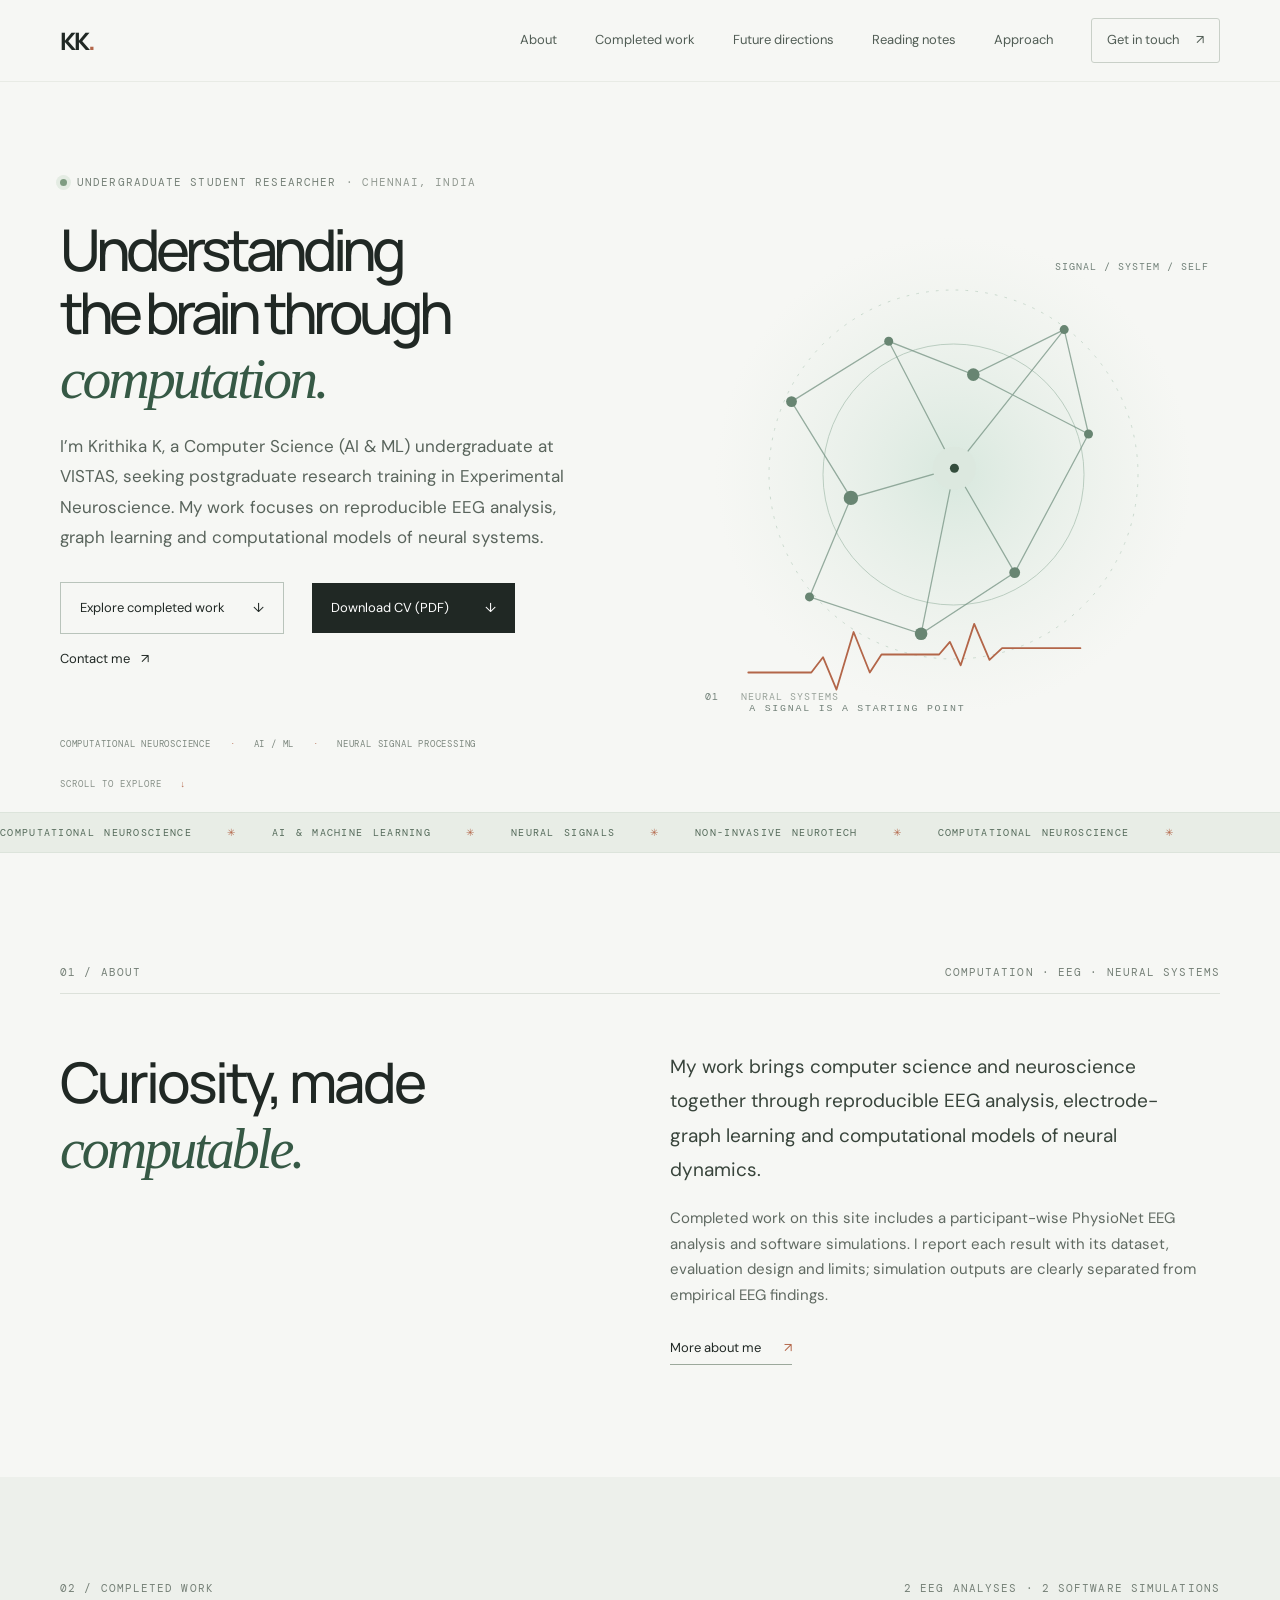
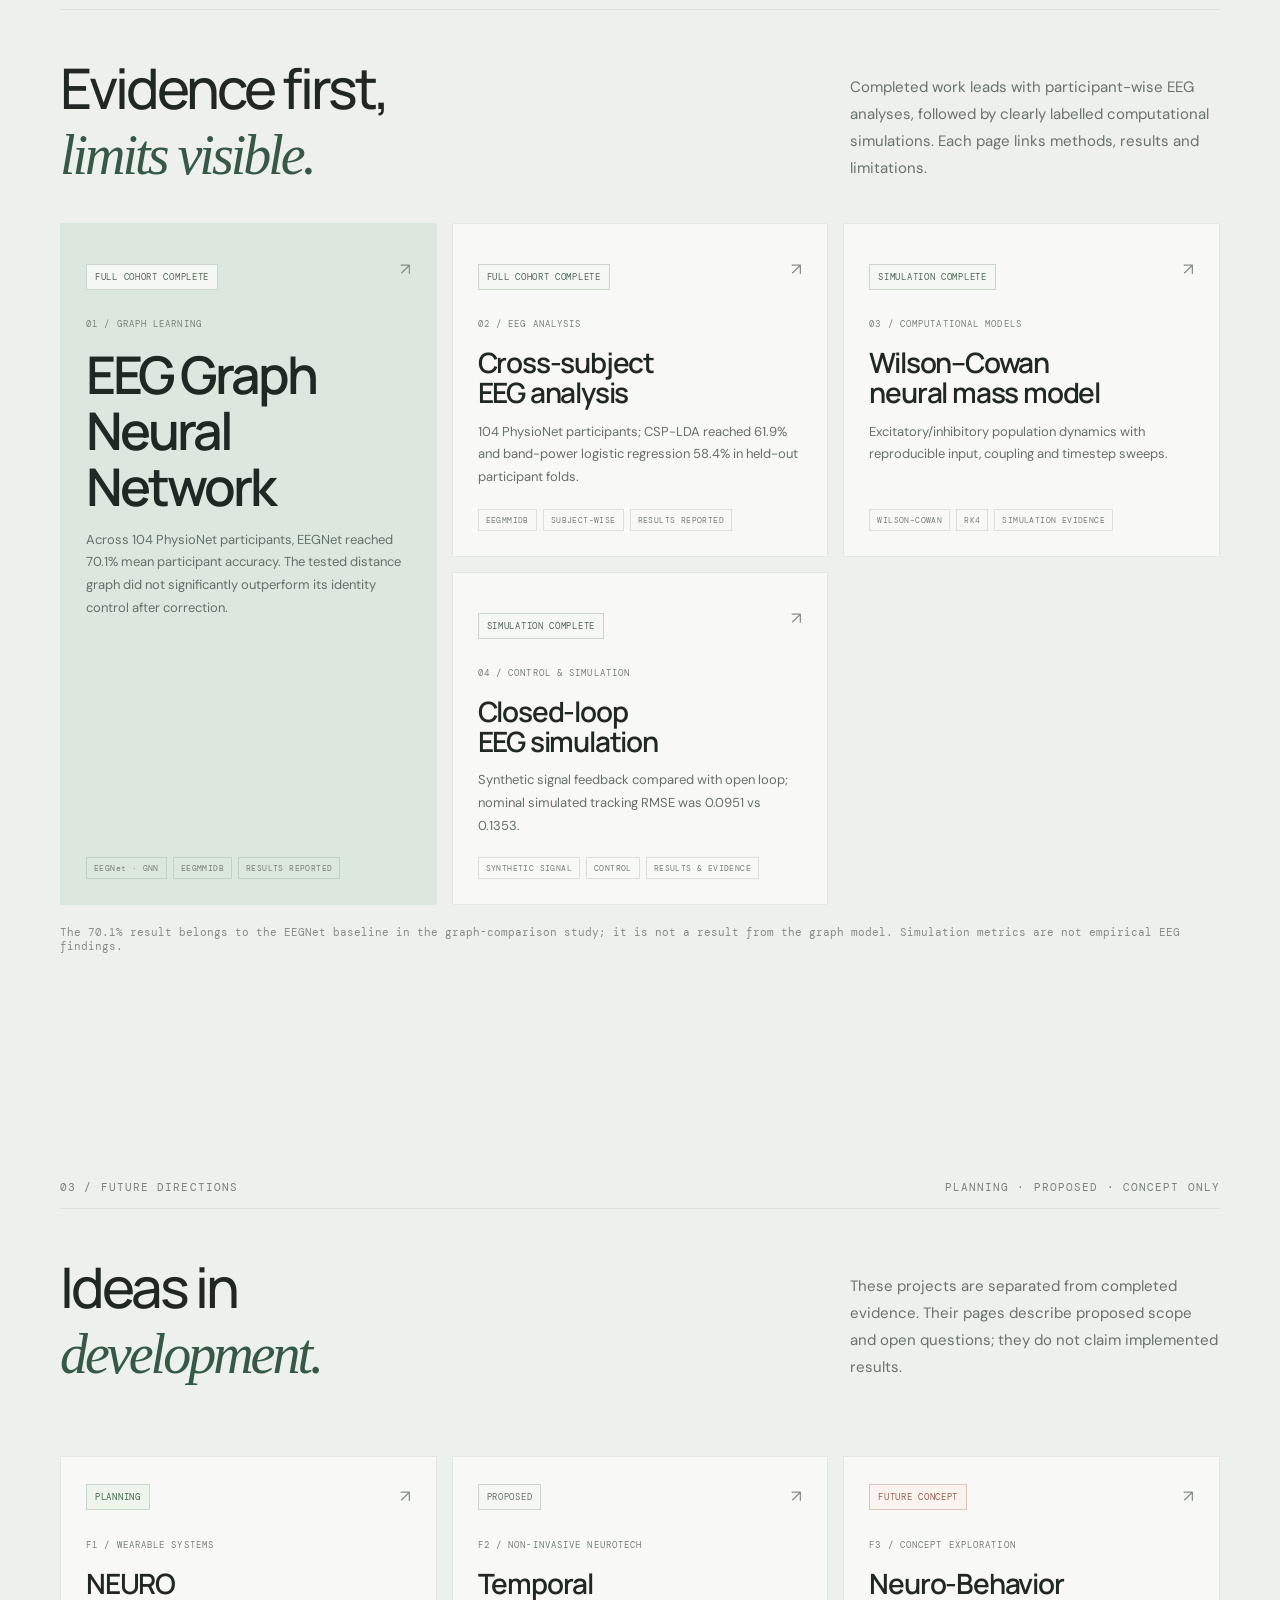
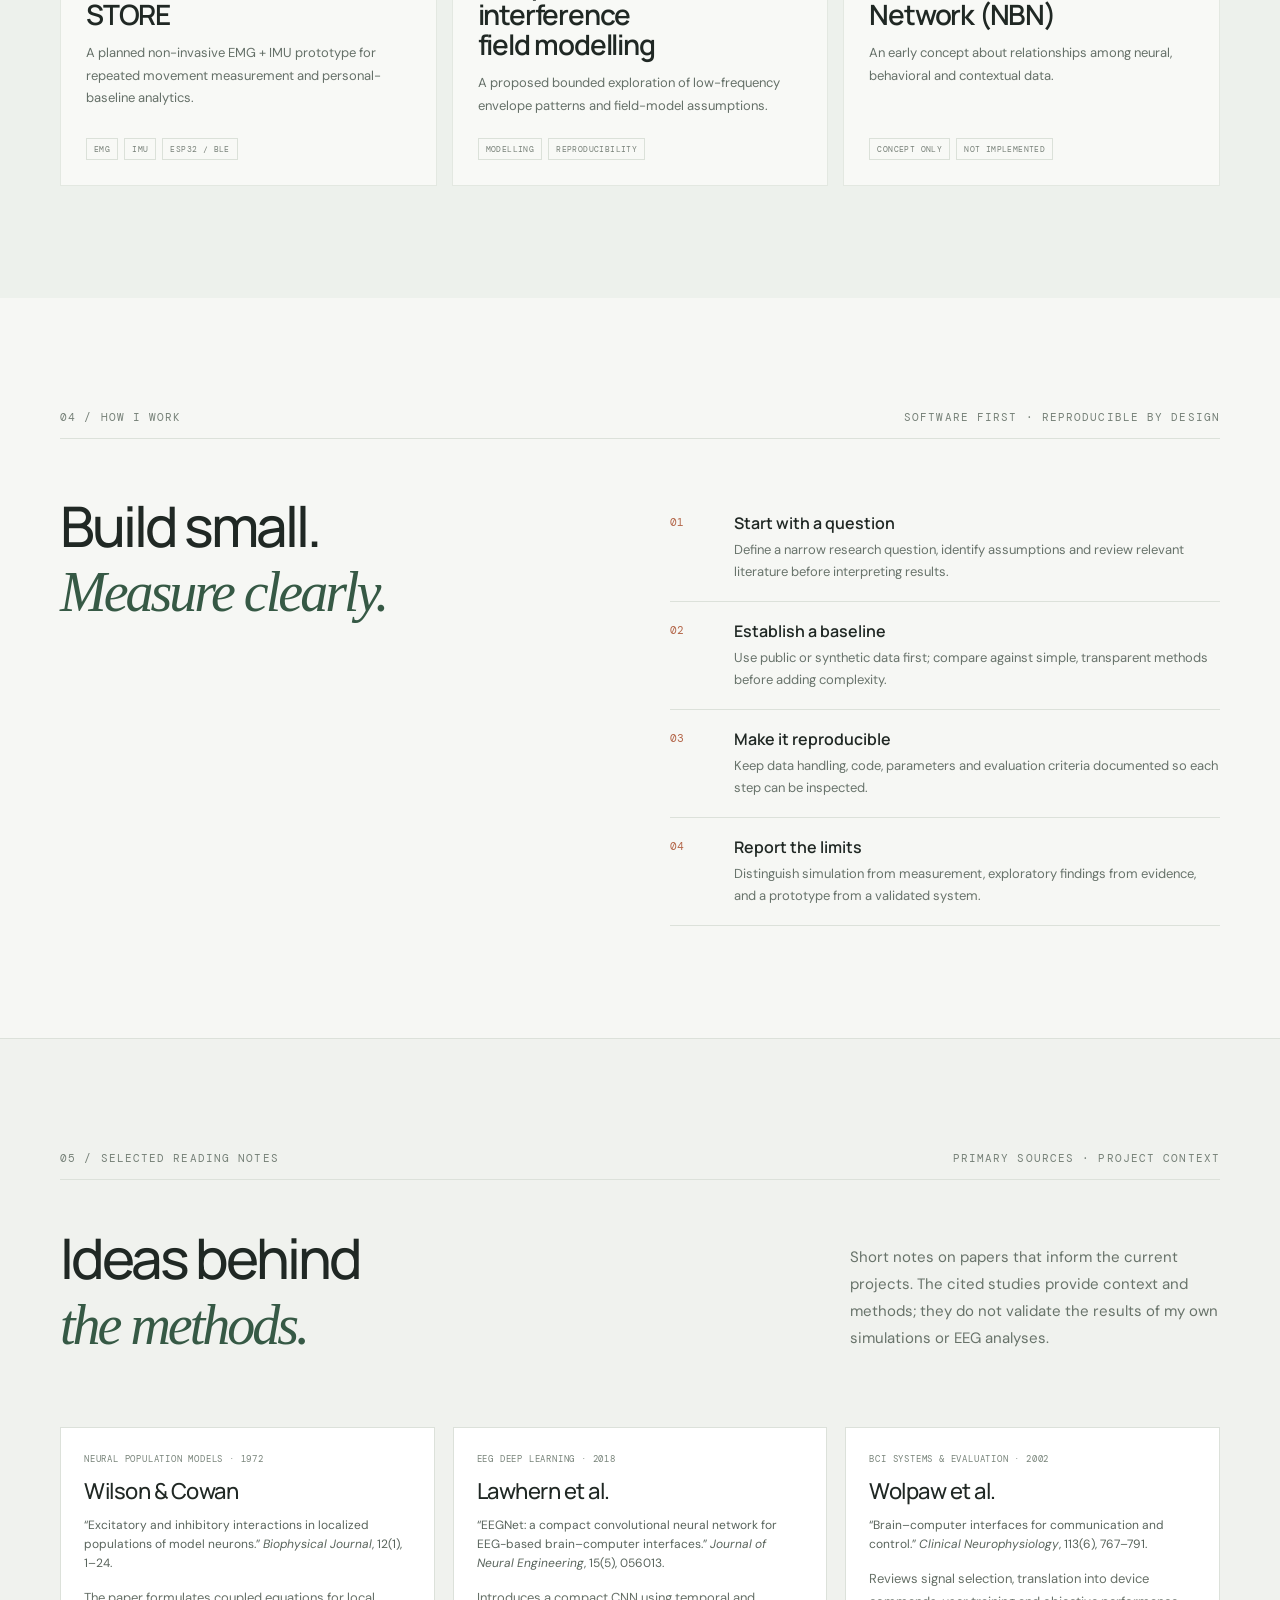
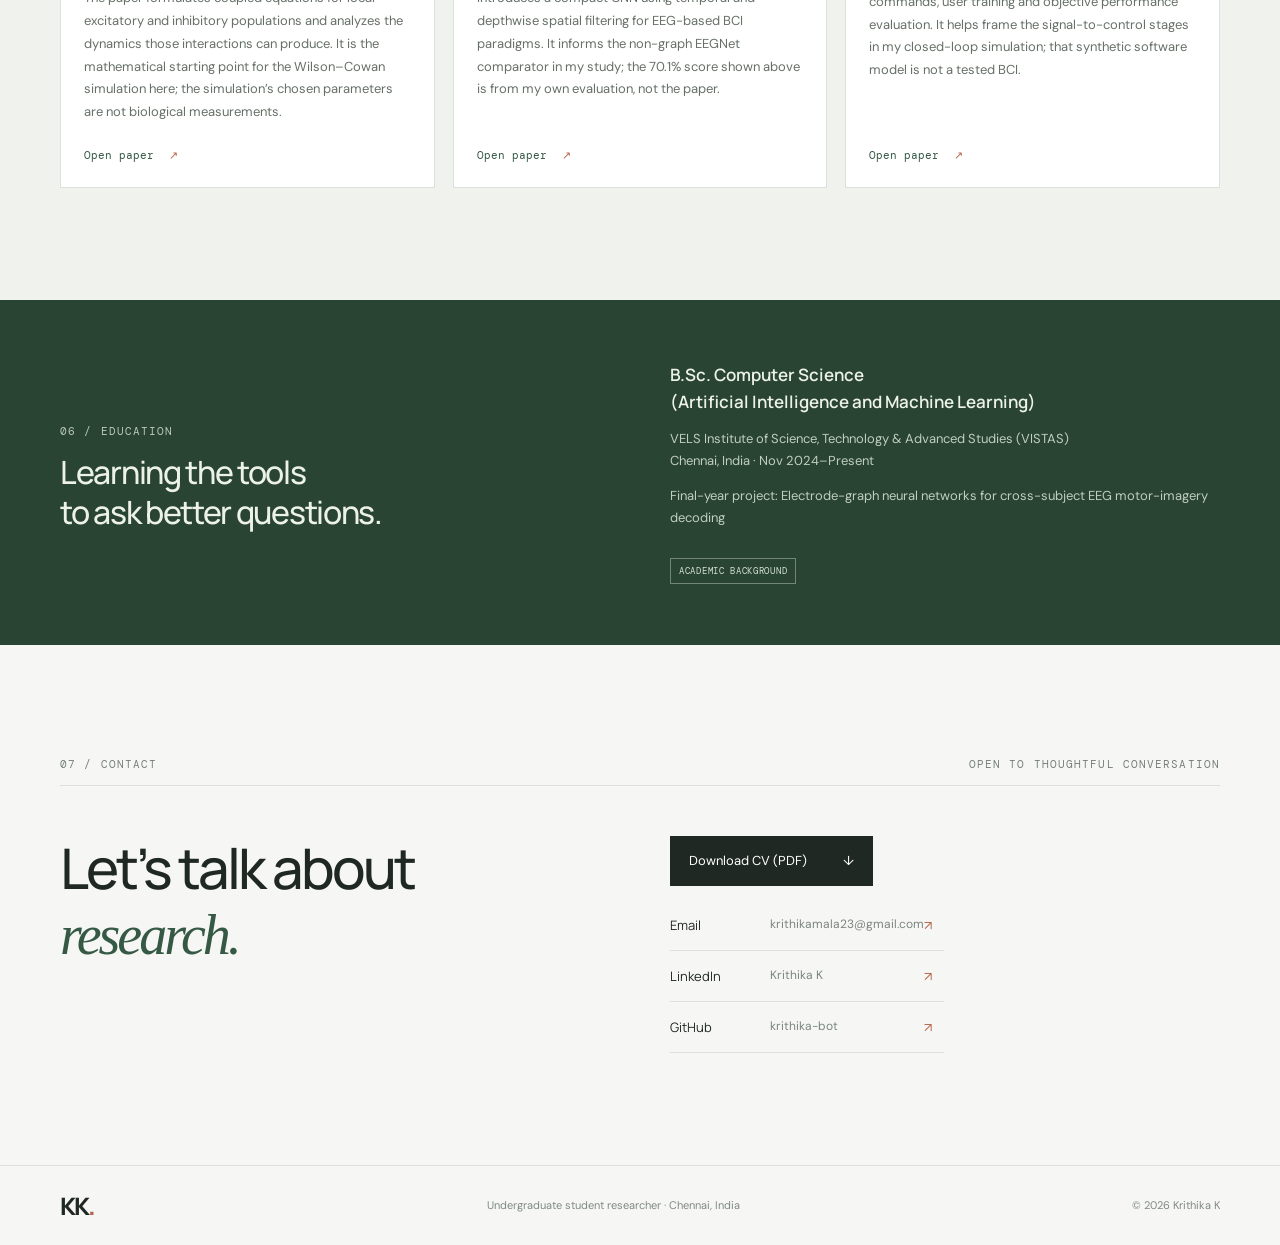
<file: docs/index.html>
<!doctype html>
<html lang="en">
<head>
  <meta charset="utf-8"><meta name="viewport" content="width=device-width, initial-scale=1">
  <meta name="description" content="Krithika K — undergraduate researcher seeking postgraduate training in Experimental Neuroscience, with projects in EEG analysis and computational neuroscience.">
  <meta name="theme-color" content="#f6f7f4"><title>Krithika K | Research Portfolio</title><link rel="stylesheet" href="styles.css?v=3">
</head>
<body>
<header class="site-header"><a class="wordmark" href="index.html">KK<span class="wordmark-dot">.</span></a><button class="menu-toggle" aria-expanded="false" aria-controls="main-nav">Menu</button><nav id="main-nav"><a href="#about">About</a><a href="#research">Completed work</a><a href="#future">Future directions</a><a href="#reading">Reading notes</a><a href="#approach">Approach</a><a class="nav-contact" href="#contact">Get in touch <span>↗</span></a></nav></header>
<main>
  <section class="hero wrap">
    <div class="hero-copy"><p class="eyebrow"><span class="pulse-dot"></span> UNDERGRADUATE STUDENT RESEARCHER <span class="eyebrow-place">· CHENNAI, INDIA</span></p><h1>Understanding<br>the brain through<br><em>computation.</em></h1><p class="hero-intro">I’m Krithika K, a Computer Science (AI &amp; ML) undergraduate at VISTAS, seeking postgraduate research training in Experimental Neuroscience. My work focuses on reproducible EEG analysis, graph learning and computational models of neural systems.</p><div class="hero-actions"><a class="button button-outline" href="#research">Explore completed work <span>↓</span></a><a class="button button-dark cv-download" href="assets/Krithika_K_Academic_CV.pdf" download>Download CV (PDF) <span>↓</span></a><a class="text-link" href="mailto:krithikamala23@gmail.com">Contact me <span>↗</span></a></div><div class="hero-meta"><span>COMPUTATIONAL NEUROSCIENCE</span><span>AI / ML</span><span>NEURAL SIGNAL PROCESSING</span></div></div>
    <div class="hero-art" aria-label="Abstract neural signal illustration"><div class="art-label">SIGNAL / SYSTEM / SELF</div><svg viewBox="0 0 600 600" role="img" aria-label="Abstract neural network and waveform"><defs><radialGradient id="orb"><stop stop-color="#d8e8de"/><stop offset="1" stop-color="#e8eee7" stop-opacity="0"/></radialGradient></defs><circle cx="315" cy="285" r="265" fill="url(#orb)"/><circle cx="315" cy="285" r="205" fill="none" stroke="#c6d6ca" stroke-width="1" stroke-dasharray="3 8"/><circle cx="315" cy="285" r="145" fill="none" stroke="#b5c9bc" stroke-width="1"/><g fill="none" stroke="#769383" stroke-width="1.4" opacity=".75"><path d="M135 204 243 137 337 174 438 124M135 204 201 311 316 278 438 124M201 311 155 421 279 462 383 394 316 278M337 174 465 240 383 394M243 137 316 278 279 462M465 240 438 124"/></g><g fill="#688572"><circle cx="135" cy="204" r="6"/><circle cx="243" cy="137" r="5"/><circle cx="337" cy="174" r="7"/><circle cx="438" cy="124" r="5"/><circle cx="201" cy="311" r="8"/><circle cx="316" cy="278" r="10"/><circle cx="465" cy="240" r="5"/><circle cx="155" cy="421" r="5"/><circle cx="279" cy="462" r="7"/><circle cx="383" cy="394" r="6"/></g><circle cx="316" cy="278" r="24" fill="#dce8df"/><circle cx="316" cy="278" r="5" fill="#344d3d"/><path d="M87 505h70l13-17 15 36 19-64 18 45 13-20h64l12-14 12 26 15-46 17 40 14-13h87" fill="none" stroke="#b36649" stroke-width="2" stroke-linecap="round" stroke-linejoin="round"/><text x="88" y="548" fill="#718078" font-size="11" font-family="monospace" letter-spacing="2">A SIGNAL IS A STARTING POINT</text></svg><div class="art-index">01 <span>NEURAL SYSTEMS</span></div></div>
    <div class="scroll-cue">SCROLL TO EXPLORE <span>↓</span></div>
  </section>
  <section class="ticker" aria-label="Research interests"><div>COMPUTATIONAL NEUROSCIENCE <i>✳</i> AI &amp; MACHINE LEARNING <i>✳</i> NEURAL SIGNALS <i>✳</i> NON-INVASIVE NEUROTECH <i>✳</i> COMPUTATIONAL NEUROSCIENCE <i>✳</i></div></section>
  <section class="section wrap about-section" id="about"><div class="section-kicker"><span>01 / ABOUT</span><span>COMPUTATION · EEG · NEURAL SYSTEMS</span></div><div class="about-grid"><h2>Curiosity, made<br><em>computable.</em></h2><div><p class="large-copy">My work brings computer science and neuroscience together through reproducible EEG analysis, electrode-graph learning and computational models of neural dynamics.</p><p>Completed work on this site includes a participant-wise PhysioNet EEG analysis and software simulations. I report each result with its dataset, evaluation design and limits; simulation outputs are clearly separated from empirical EEG findings.</p><a class="under-link" href="about.html">More about me <span>↗</span></a></div></div></section>
  <section class="section research-section" id="research"><div class="wrap">
    <div class="section-kicker"><span>02 / COMPLETED WORK</span><span>2 EEG ANALYSES · 2 SOFTWARE SIMULATIONS</span></div>
    <div class="research-heading"><h2>Evidence first,<br><em>limits visible.</em></h2><p>Completed work leads with participant-wise EEG analyses, followed by clearly labelled computational simulations. Each page links methods, results and limitations.</p></div>
    <div class="project-grid project-grid-completed">
      <a class="project-card featured" href="projects/eeg-gnn.html"><div class="card-top"><span class="status status-current">FULL COHORT COMPLETE</span><span class="card-arrow">↗</span></div><p class="project-number">01 / GRAPH LEARNING</p><h3>EEG Graph<br>Neural Network</h3><p class="card-summary">Across 104 PhysioNet participants, EEGNet reached 70.1% mean participant accuracy. The tested distance graph did not significantly outperform its identity control after correction.</p><div class="card-tags"><span>EEGNet · GNN</span><span>EEGMMIDB</span><span>RESULTS REPORTED</span></div></a>
      <a class="project-card" href="projects/eeg-ai-ml.html"><div class="card-top"><span class="status status-current">FULL COHORT COMPLETE</span><span class="card-arrow">↗</span></div><p class="project-number">02 / EEG ANALYSIS</p><h3>Cross-subject<br>EEG analysis</h3><p class="card-summary">104 PhysioNet participants; CSP-LDA reached 61.9% and band-power logistic regression 58.4% in held-out participant folds.</p><div class="card-tags"><span>EEGMMIDB</span><span>SUBJECT-WISE</span><span>RESULTS REPORTED</span></div></a>
      <a class="project-card" href="projects/neural-mass-model.html"><div class="card-top"><span class="status status-current">SIMULATION COMPLETE</span><span class="card-arrow">↗</span></div><p class="project-number">03 / COMPUTATIONAL MODELS</p><h3>Wilson–Cowan<br>neural mass model</h3><p class="card-summary">Excitatory/inhibitory population dynamics with reproducible input, coupling and timestep sweeps.</p><div class="card-tags"><span>WILSON–COWAN</span><span>RK4</span><span>SIMULATION EVIDENCE</span></div></a>
      <a class="project-card" href="projects/closed-loop-eeg.html"><div class="card-top"><span class="status status-current">SIMULATION COMPLETE</span><span class="card-arrow">↗</span></div><p class="project-number">04 / CONTROL &amp; SIMULATION</p><h3>Closed-loop<br>EEG simulation</h3><p class="card-summary">Synthetic signal feedback compared with open loop; nominal simulated tracking RMSE was 0.0951 vs 0.1353.</p><div class="card-tags"><span>SYNTHETIC SIGNAL</span><span>CONTROL</span><span>RESULTS &amp; EVIDENCE</span></div></a>
    </div>
    <p class="project-footnote">The 70.1% result belongs to the EEGNet baseline in the graph-comparison study; it is not a result from the graph model. Simulation metrics are not empirical EEG findings.</p>
  </div></section>
  <section class="section future-section" id="future"><div class="wrap">
    <div class="section-kicker"><span>03 / FUTURE DIRECTIONS</span><span>PLANNING · PROPOSED · CONCEPT ONLY</span></div>
    <div class="research-heading"><h2>Ideas in<br><em>development.</em></h2><p>These projects are separated from completed evidence. Their pages describe proposed scope and open questions; they do not claim implemented results.</p></div>
    <div class="project-grid project-grid-future">
      <a class="project-card" href="projects/neuro-store.html"><div class="card-top"><span class="status status-priority">PLANNING</span><span class="card-arrow">↗</span></div><p class="project-number">F1 / WEARABLE SYSTEMS</p><h3>NEURO<br>STORE</h3><p class="card-summary">A planned non-invasive EMG + IMU prototype for repeated movement measurement and personal-baseline analytics.</p><div class="card-tags"><span>EMG</span><span>IMU</span><span>ESP32 / BLE</span></div></a>
      <a class="project-card" href="projects/ti-field-modelling.html"><div class="card-top"><span class="status status-proposed">PROPOSED</span><span class="card-arrow">↗</span></div><p class="project-number">F2 / NON-INVASIVE NEUROTECH</p><h3>Temporal<br>interference<br>field modelling</h3><p class="card-summary">A proposed bounded exploration of low-frequency envelope patterns and field-model assumptions.</p><div class="card-tags"><span>MODELLING</span><span>REPRODUCIBILITY</span></div></a>
      <a class="project-card" href="projects/nbn.html"><div class="card-top"><span class="status status-future">FUTURE CONCEPT</span><span class="card-arrow">↗</span></div><p class="project-number">F3 / CONCEPT EXPLORATION</p><h3>Neuro-Behavior<br>Network (NBN)</h3><p class="card-summary">An early concept about relationships among neural, behavioral and contextual data.</p><div class="card-tags"><span>CONCEPT ONLY</span><span>NOT IMPLEMENTED</span></div></a>
    </div>
  </div></section>
  <section class="section wrap approach-section" id="approach"><div class="section-kicker"><span>04 / HOW I WORK</span><span>SOFTWARE FIRST · REPRODUCIBLE BY DESIGN</span></div><div class="approach-grid"><h2>Build small.<br><em>Measure clearly.</em></h2><div class="steps"><article><span>01</span><div><h3>Start with a question</h3><p>Define a narrow research question, identify assumptions and review relevant literature before interpreting results.</p></div></article><article><span>02</span><div><h3>Establish a baseline</h3><p>Use public or synthetic data first; compare against simple, transparent methods before adding complexity.</p></div></article><article><span>03</span><div><h3>Make it reproducible</h3><p>Keep data handling, code, parameters and evaluation criteria documented so each step can be inspected.</p></div></article><article><span>04</span><div><h3>Report the limits</h3><p>Distinguish simulation from measurement, exploratory findings from evidence, and a prototype from a validated system.</p></div></article></div></div></section>
  <section class="section reading-section" id="reading"><div class="wrap">
    <div class="section-kicker"><span>05 / SELECTED READING NOTES</span><span>PRIMARY SOURCES · PROJECT CONTEXT</span></div>
    <div class="research-heading"><h2>Ideas behind<br><em>the methods.</em></h2><p>Short notes on papers that inform the current projects. The cited studies provide context and methods; they do not validate the results of my own simulations or EEG analyses.</p></div>
    <div class="reading-grid">
      <article class="reading-card"><p class="reading-meta">NEURAL POPULATION MODELS · 1972</p><h3>Wilson &amp; Cowan</h3><p class="reading-title">“Excitatory and inhibitory interactions in localized populations of model neurons.” <em>Biophysical Journal</em>, 12(1), 1–24.</p><p>The paper formulates coupled equations for local excitatory and inhibitory populations and analyzes the dynamics those interactions can produce. It is the mathematical starting point for the Wilson–Cowan simulation here; the simulation’s chosen parameters are not biological measurements.</p><a class="reading-link" href="https://doi.org/10.1016/S0006-3495(72)86068-5" target="_blank" rel="noopener noreferrer">Open paper <span>↗</span></a></article>
      <article class="reading-card"><p class="reading-meta">EEG DEEP LEARNING · 2018</p><h3>Lawhern et al.</h3><p class="reading-title">“EEGNet: a compact convolutional neural network for EEG-based brain–computer interfaces.” <em>Journal of Neural Engineering</em>, 15(5), 056013.</p><p>Introduces a compact CNN using temporal and depthwise spatial filtering for EEG-based BCI paradigms. It informs the non-graph EEGNet comparator in my study; the 70.1% score shown above is from my own evaluation, not the paper.</p><a class="reading-link" href="https://doi.org/10.1088/1741-2552/aace8c" target="_blank" rel="noopener noreferrer">Open paper <span>↗</span></a></article>
      <article class="reading-card"><p class="reading-meta">BCI SYSTEMS &amp; EVALUATION · 2002</p><h3>Wolpaw et al.</h3><p class="reading-title">“Brain–computer interfaces for communication and control.” <em>Clinical Neurophysiology</em>, 113(6), 767–791.</p><p>Reviews signal selection, translation into device commands, user training and objective performance evaluation. It helps frame the signal-to-control stages in my closed-loop simulation; that synthetic software model is not a tested BCI.</p><a class="reading-link" href="https://doi.org/10.1016/S1388-2457(02)00057-3" target="_blank" rel="noopener noreferrer">Open paper <span>↗</span></a></article>
    </div>
  </div></section>
  <section class="education-band"><div class="wrap education-inner"><div><p class="eyebrow">06 / EDUCATION</p><h2>Learning the tools<br>to ask better questions.</h2></div><div><p class="education-degree">B.Sc. Computer Science<br>(Artificial Intelligence and Machine Learning)</p><p>VELS Institute of Science, Technology &amp; Advanced Studies (VISTAS)<br>Chennai, India · Nov 2024–Present</p><p>Final-year project: <a href="projects/eeg-gnn.html">Electrode-graph neural networks for cross-subject EEG motor-imagery decoding</a></p><span class="status status-current">ACADEMIC BACKGROUND</span></div></div></section>
  <section class="section wrap contact-section" id="contact"><div class="section-kicker"><span>07 / CONTACT</span><span>OPEN TO THOUGHTFUL CONVERSATION</span></div><div class="contact-row"><h2>Let’s talk about<br><em>research.</em></h2><div class="contact-resources"><a class="button button-dark cv-download" href="assets/Krithika_K_Academic_CV.pdf" download>Download CV (PDF) <span>↓</span></a><div class="contact-links"><a href="mailto:krithikamala23@gmail.com">Email <span>krithikamala23@gmail.com</span><b>↗</b></a><a href="https://www.linkedin.com/in/krithika-k-9247702bb" target="_blank" rel="noopener noreferrer">LinkedIn <span>Krithika K</span><b>↗</b></a><a href="https://github.com/krithika-bot" target="_blank" rel="noopener noreferrer">GitHub <span>krithika-bot</span><b>↗</b></a></div></div></div></section>
<footer class="site-footer"><div class="wrap footer-inner"><a class="wordmark" href="index.html">KK<span class="wordmark-dot">.</span></a><span>Undergraduate student researcher · Chennai, India</span><span>© <span id="year">2026</span> Krithika K</span></div></footer>
<script src="site.js"></script></body></html>
</file>
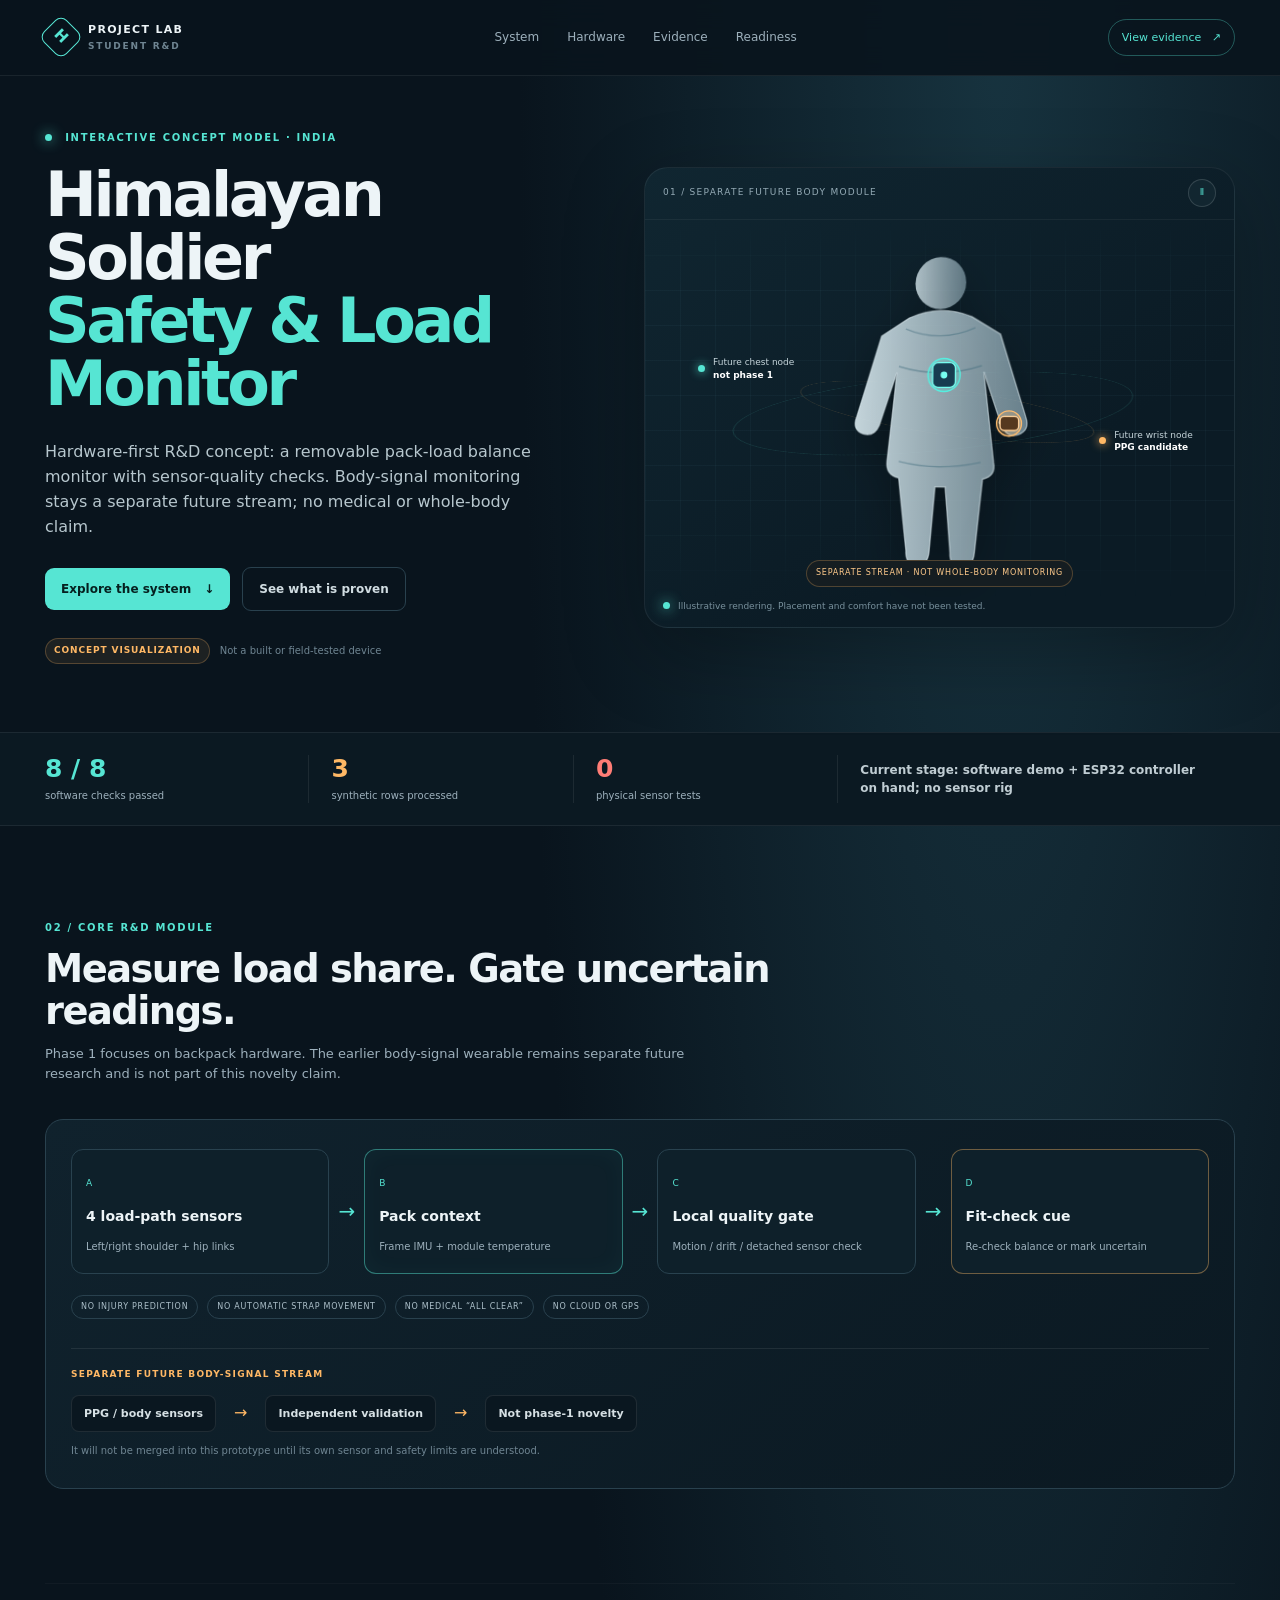
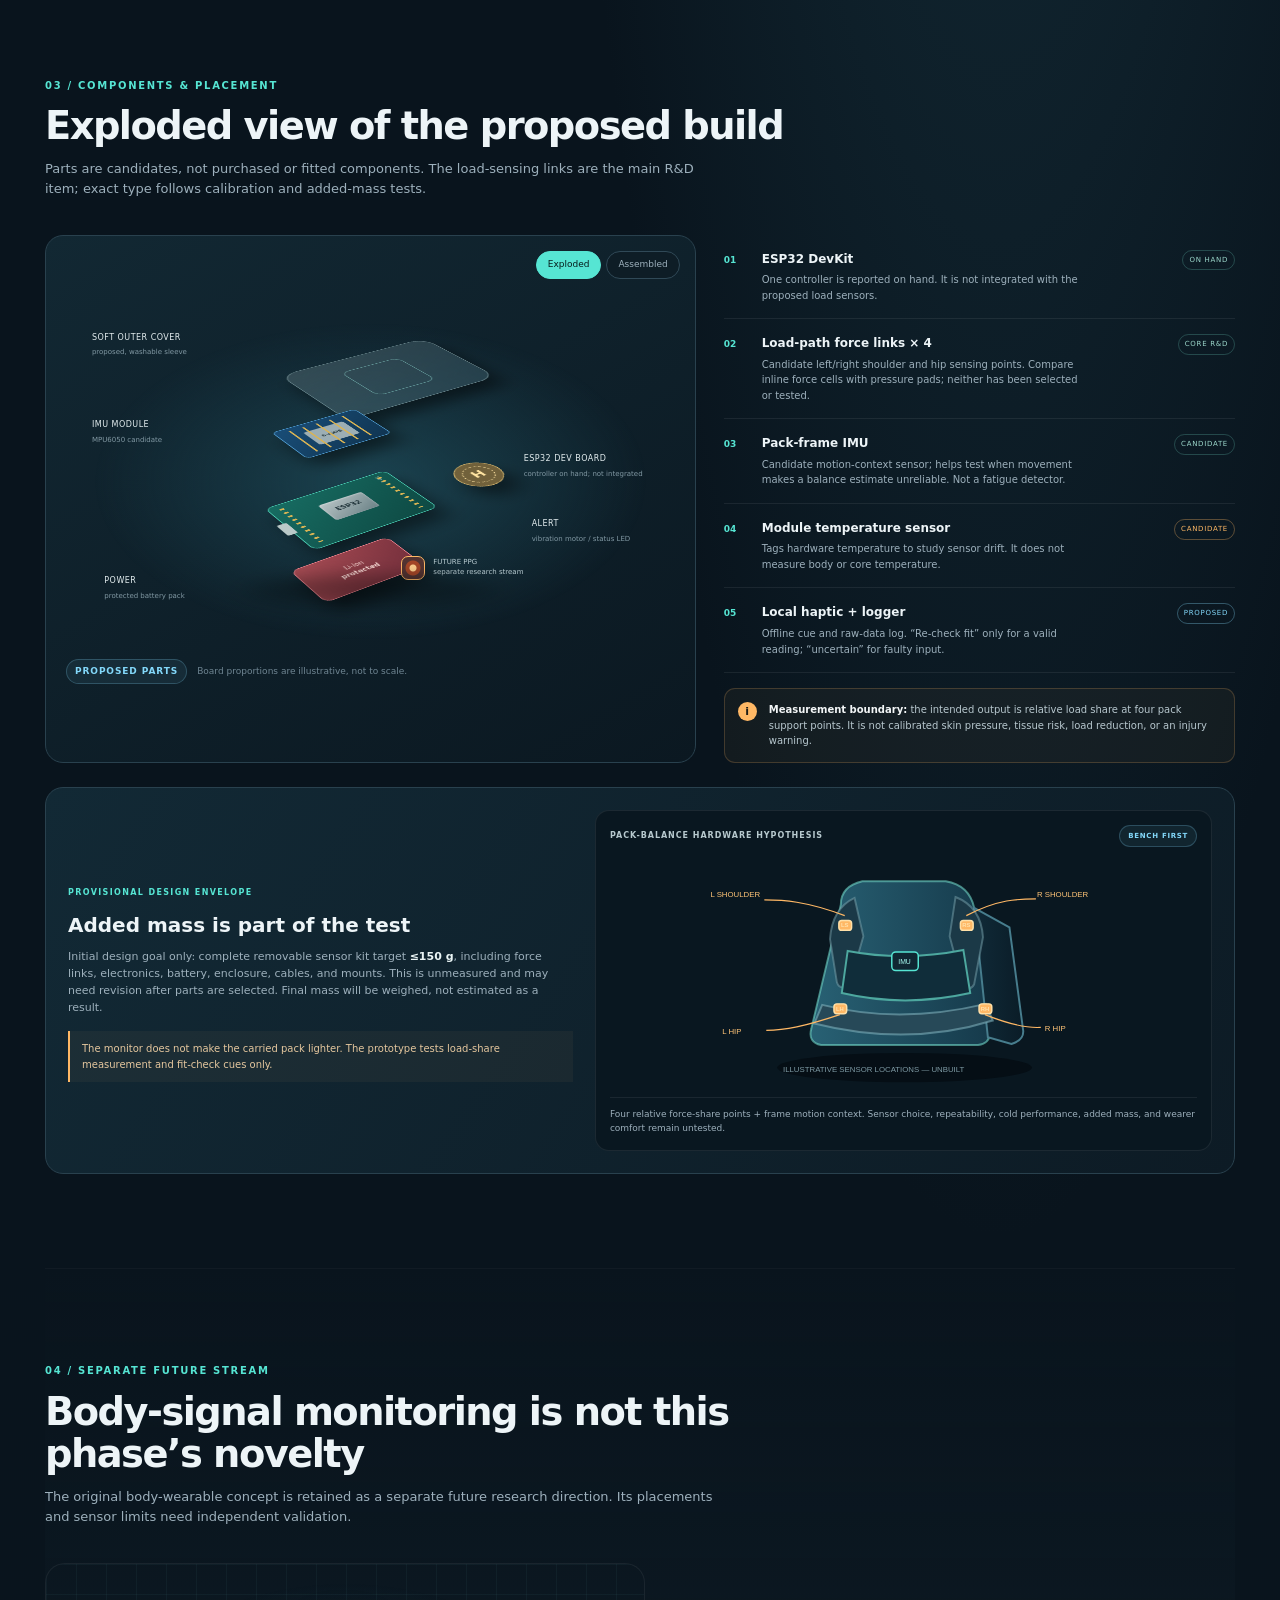
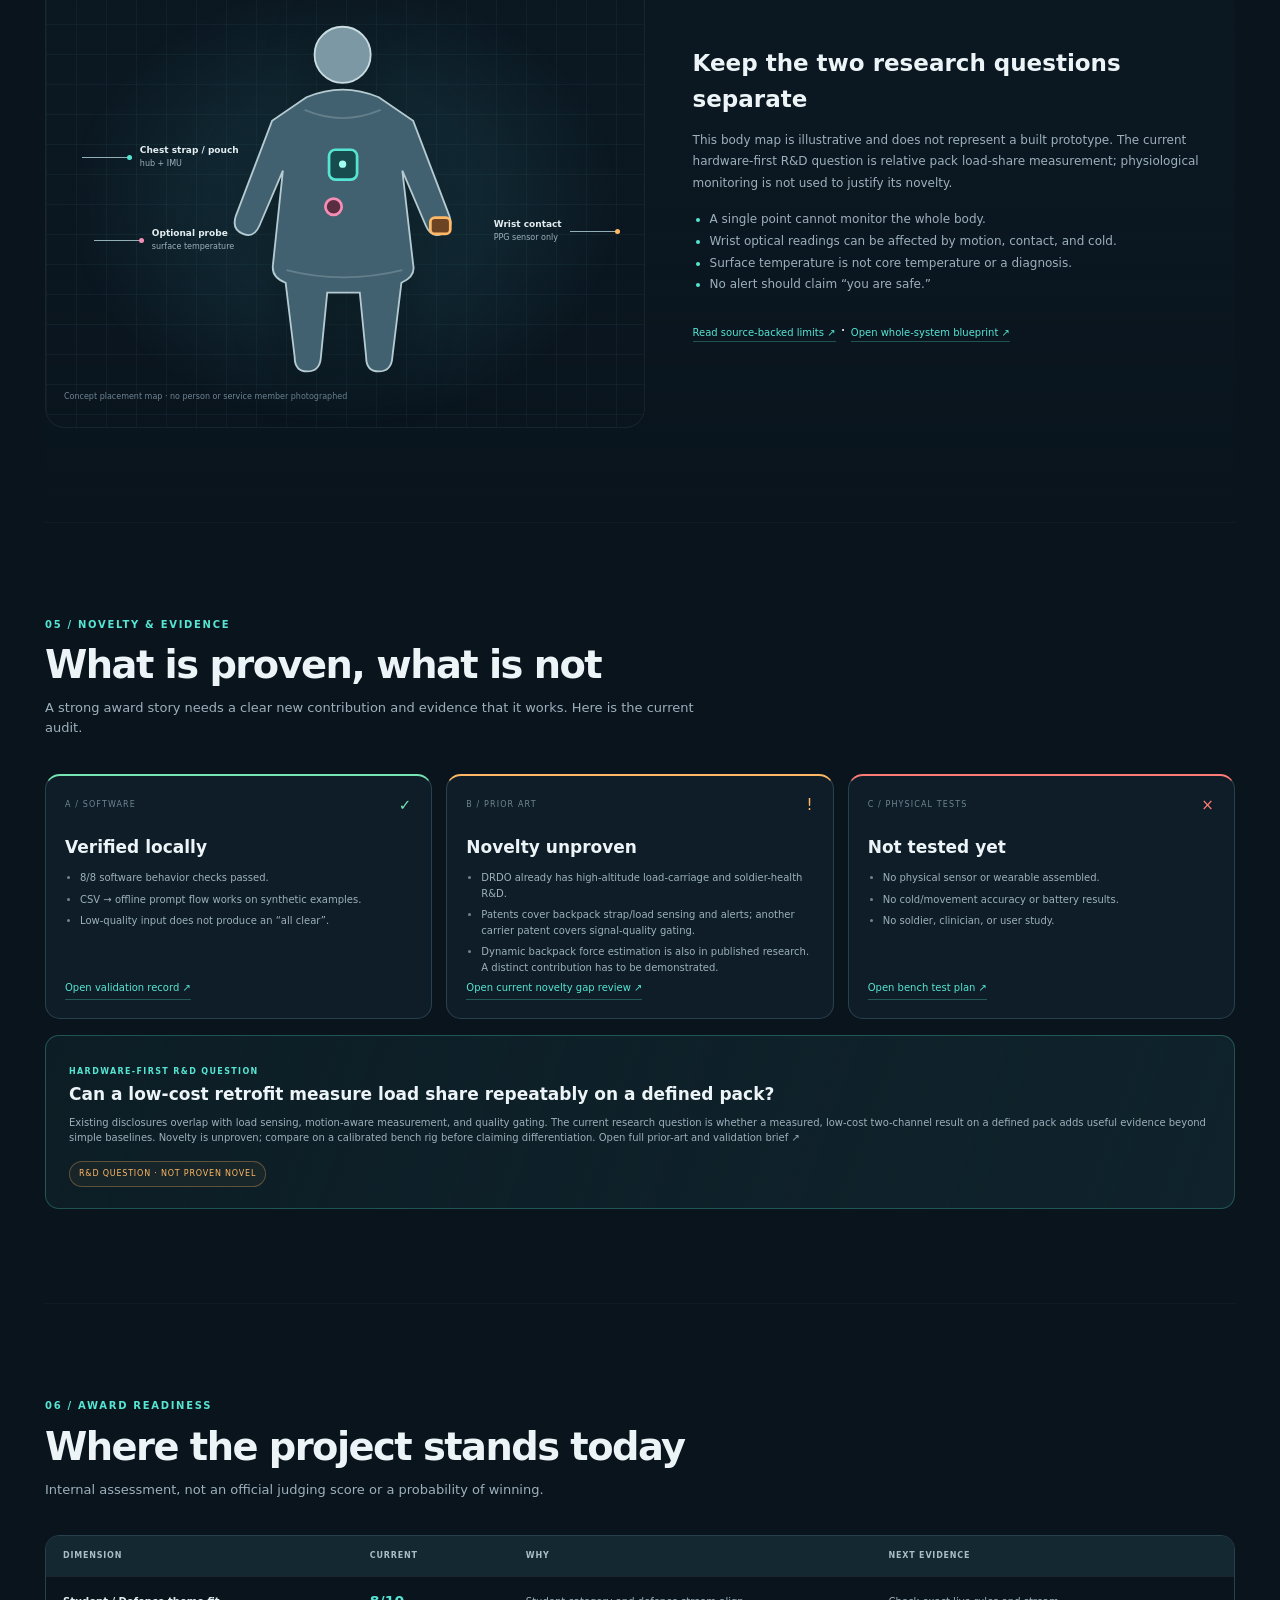
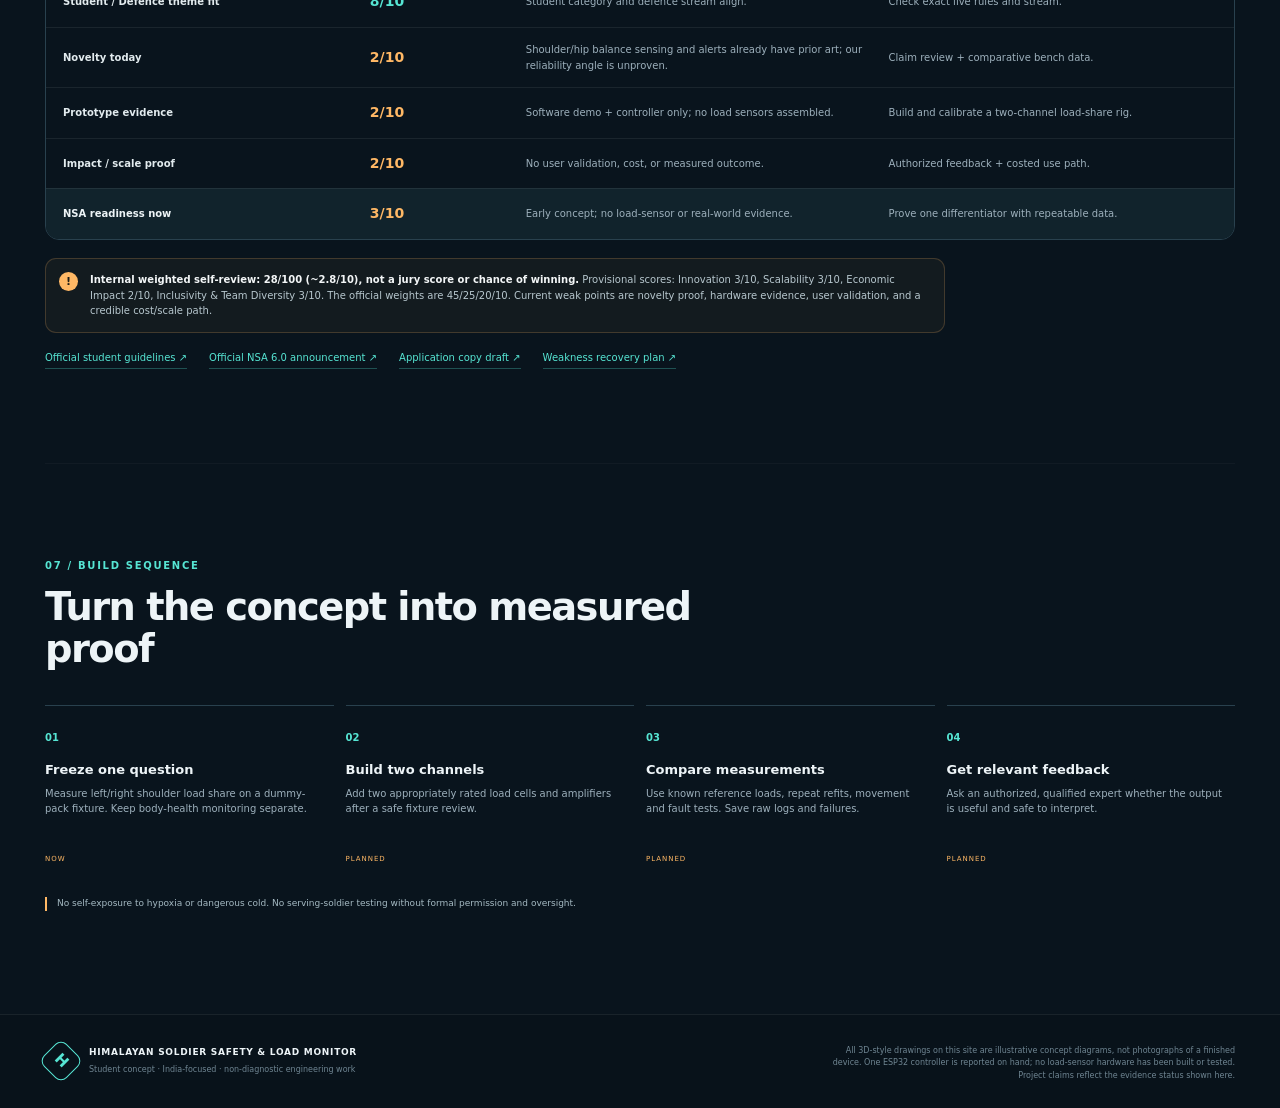
<file: projects/high-altitude-soldier-safety/site/index.html>
<!doctype html>
<html lang="en">
<head>
  <meta charset="utf-8">
  <meta name="viewport" content="width=device-width, initial-scale=1">
  <meta name="description" content="Interactive concept model and evidence status for an offline, non-diagnostic high-altitude personnel safety engineering prototype.">
  <meta name="theme-color" content="#0a1722">
  <title>Himalayan Soldier Safety &amp; Load Monitor — Project Lab</title>
  <link rel="stylesheet" href="styles.css">
  <script defer src="app.js"></script>
</head>
<body>
  <header class="topbar">
    <a class="brand" href="#top" aria-label="Project home"><span class="brand-mark">H</span><span>PROJECT LAB <small>STUDENT R&amp;D</small></span></a>
    <nav aria-label="Main navigation">
      <a href="#system">System</a><a href="#hardware">Hardware</a><a href="#evidence">Evidence</a><a href="#readiness">Readiness</a>
    </nav>
    <a class="top-cta" href="#evidence">View evidence <span>↗</span></a>
  </header>

  <main id="top">
    <section class="hero section-wrap">
      <div class="hero-copy">
        <p class="eyebrow"><span class="live-dot"></span> INTERACTIVE CONCEPT MODEL · INDIA</p>
        <h1>Himalayan Soldier<br><em>Safety &amp; Load Monitor</em></h1>
        <p class="hero-lede">Hardware-first R&amp;D concept: a removable pack-load balance monitor with sensor-quality checks. Body-signal monitoring stays a separate future stream; no medical or whole-body claim.</p>
        <div class="hero-actions"><a class="button button-primary" href="#system">Explore the system <span>↓</span></a><a class="button button-quiet" href="#readiness">See what is proven</a></div>
        <div class="hero-status"><span class="status-tag status-concept">CONCEPT VISUALIZATION</span><span>Not a built or field-tested device</span></div>
      </div>
      <div class="hero-visual">
        <div class="scene-label"><span>01 / SEPARATE FUTURE BODY MODULE</span><button id="spinToggle" class="icon-button" type="button" aria-pressed="true" aria-label="Pause 3D rotation">Ⅱ</button></div>
        <div class="hero-scene" id="heroScene" aria-label="Animated illustrative body placement diagram">
          <div class="orbit orbit-a"></div><div class="orbit orbit-b"></div>
          <svg class="body-model" viewBox="0 0 460 500" role="img" aria-labelledby="bodyTitle bodyDesc">
            <title id="bodyTitle">Illustrative future body-signal placement</title><desc id="bodyDesc">A simplified human outline showing proposed future chest and wrist sensor locations. This is separate from the phase-one backpack load-share R&amp;D and is untested.</desc>
            <defs><linearGradient id="bodyFill" x1="0" x2="1"><stop stop-color="#d7e8ee" stop-opacity=".9"/><stop offset="1" stop-color="#8da8b4" stop-opacity=".72"/></linearGradient></defs>
            <circle cx="230" cy="66" r="38" fill="url(#bodyFill)" opacity=".88"/>
            <path d="M183 116 Q230 96 277 116 L319 142 L356 260 Q363 280 345 286 Q329 291 321 273 L295 196 L310 326 Q314 345 294 350 L283 455 Q281 476 264 476 Q246 476 247 456 L239 362 L224 362 L216 456 Q214 476 197 476 Q180 475 181 455 L169 350 Q149 346 151 326 L165 196 L139 273 Q131 291 114 286 Q96 280 104 260 L141 142 Z" fill="url(#bodyFill)" stroke="#dcebf0" stroke-opacity=".55" stroke-width="2"/>
            <path d="M178 132 Q230 154 282 132 M168 187 Q230 206 292 187 M169 326 Q230 340 291 326" fill="none" stroke="#477080" stroke-opacity=".5" stroke-width="2"/>
            <path d="M321 268 L342 274" stroke="#dcebf0" stroke-width="8" stroke-linecap="round"/>
            <circle cx="236" cy="200" r="24" fill="#47dfd2" fill-opacity=".24" stroke="#54efe0" stroke-width="2"/>
            <rect x="219" y="182" width="34" height="36" rx="8" fill="#173d50" stroke="#75fff0" stroke-width="2"/>
            <circle cx="236" cy="200" r="5" fill="#77fff0"/>
            <circle cx="332" cy="270" r="18" fill="#ffbc6d" fill-opacity=".25" stroke="#ffbc6d" stroke-width="2"/>
            <rect x="319" y="260" width="27" height="20" rx="6" fill="#55391f" stroke="#ffd199" stroke-width="2"/>
          </svg>
          <div class="scene-callout callout-chest"><i></i><span>Future chest node<br><b>not phase 1</b></span></div>
          <div class="scene-callout callout-wrist"><i></i><span>Future wrist node<br><b>PPG candidate</b></span></div>
          <div class="scene-chip">SEPARATE STREAM · NOT WHOLE-BODY MONITORING</div>
        </div>
        <p class="visual-caption"><span class="caption-dot"></span>Illustrative rendering. Placement and comfort have not been tested.</p>
      </div>
    </section>

    <section class="proof-strip" aria-label="Current evidence summary">
      <div><strong>8 / 8</strong><span>software checks passed</span></div><div><strong>3</strong><span>synthetic rows processed</span></div><div><strong>0</strong><span>physical sensor tests</span></div><div class="proof-note">Current stage: software demo + ESP32 controller on hand; no sensor rig</div>
    </section>

    <section class="section-wrap section-block" id="system">
      <div class="section-heading"><p class="eyebrow">02 / CORE R&amp;D MODULE</p><h2>Measure load share. Gate uncertain readings.</h2><p>Phase 1 focuses on backpack hardware. The earlier body-signal wearable remains separate future research and is not part of this novelty claim.</p></div>
      <div class="architecture" role="img" aria-label="Proposed backpack load share architecture from four force sensors and pack motion through local quality gate to a fit re-check cue">
        <div class="architecture-row">
          <div class="arch-node"><span class="node-number">A</span><b>4 load-path sensors</b><small>Left/right shoulder + hip links</small></div><span class="arch-arrow">→</span>
          <div class="arch-node arch-active"><span class="node-number">B</span><b>Pack context</b><small>Frame IMU + module temperature</small></div><span class="arch-arrow">→</span>
          <div class="arch-node"><span class="node-number">C</span><b>Local quality gate</b><small>Motion / drift / detached sensor check</small></div><span class="arch-arrow">→</span>
          <div class="arch-node arch-output"><span class="node-number">D</span><b>Fit-check cue</b><small>Re-check balance or mark uncertain</small></div>
        </div>
        <div class="arch-boundary"><span>NO INJURY PREDICTION</span><span>NO AUTOMATIC STRAP MOVEMENT</span><span>NO MEDICAL “ALL CLEAR”</span><span>NO CLOUD OR GPS</span></div>
        <div class="load-flow"><div class="load-flow-title">SEPARATE FUTURE BODY-SIGNAL STREAM</div><div class="load-flow-nodes"><b>PPG / body sensors</b><span>→</span><b>Independent validation</b><span>→</span><b>Not phase-1 novelty</b></div><p>It will not be merged into this prototype until its own sensor and safety limits are understood.</p></div>
      </div>
    </section>

    <section class="section-wrap section-block hardware-section" id="hardware">
      <div class="section-heading"><p class="eyebrow">03 / COMPONENTS &amp; PLACEMENT</p><h2>Exploded view of the proposed build</h2><p>Parts are candidates, not purchased or fitted components. The load-sensing links are the main R&amp;D item; exact type follows calibration and added-mass tests.</p></div>
      <div class="hardware-grid">
        <div class="exploded-card">
          <div class="model-controls" role="group" aria-label="3D model view controls"><button class="view-btn active" data-view="exploded" type="button">Exploded</button><button class="view-btn" data-view="assembled" type="button">Assembled</button></div>
          <div class="explode-stage" id="explodeStage" data-view="exploded" aria-label="Interactive 3D-style exploded electronics model">
            <div class="part-label label-top">SOFT OUTER COVER <span>proposed, washable sleeve</span></div>
            <div class="hardware-part cover-part"><span class="cover-window"></span></div>
            <div class="part-label label-board">ESP32 DEV BOARD <span>controller on hand; not integrated</span></div>
            <div class="hardware-part esp-board"><span class="usb-port"></span><span class="metal-shield">ESP32</span><span class="antenna">2.4G</span><span class="board-pins pins-left"></span><span class="board-pins pins-right"></span></div>
            <div class="part-label label-motion">IMU MODULE <span>MPU6050 candidate</span></div>
            <div class="hardware-part imu-board"><span class="chip">6-AXIS</span><span class="pins"></span></div>
            <div class="part-label label-power">POWER <span>protected battery pack</span></div>
            <div class="hardware-part battery-pack"><span>Li-ion<br><b>protected</b></span></div>
            <div class="part-label label-alert">ALERT <span>vibration motor / status LED</span></div>
            <div class="hardware-part haptic"><span class="vibe-ring"></span><b>H</b></div>
            <div class="ppg-mini"><div class="ppg-lens"></div><span>FUTURE PPG<br>separate research stream</span></div>
            <div class="explode-shadow"></div>
          </div>
          <div class="view-caption"><span class="status-tag status-proposed">PROPOSED PARTS</span><span>Board proportions are illustrative, not to scale.</span></div>
        </div>
        <div class="component-list">
          <article class="component-item"><span class="component-index">01</span><div><h3>ESP32 DevKit</h3><p>One controller is reported on hand. It is not integrated with the proposed load sensors.</p></div><span class="component-state">ON HAND</span></article>
          <article class="component-item"><span class="component-index">02</span><div><h3>Load-path force links × 4</h3><p>Candidate left/right shoulder and hip sensing points. Compare inline force cells with pressure pads; neither has been selected or tested.</p></div><span class="component-state">CORE R&amp;D</span></article>
          <article class="component-item"><span class="component-index">03</span><div><h3>Pack-frame IMU</h3><p>Candidate motion-context sensor; helps test when movement makes a balance estimate unreliable. Not a fatigue detector.</p></div><span class="component-state">CANDIDATE</span></article>
          <article class="component-item"><span class="component-index">04</span><div><h3>Module temperature sensor</h3><p>Tags hardware temperature to study sensor drift. It does not measure body or core temperature.</p></div><span class="component-state component-optional">CANDIDATE</span></article>
          <article class="component-item"><span class="component-index">05</span><div><h3>Local haptic + logger</h3><p>Offline cue and raw-data log. “Re-check fit” only for a valid reading; “uncertain” for faulty input.</p></div><span class="component-state component-separate">PROPOSED</span></article>
          <div class="placement-note"><span class="note-icon">i</span><p><b>Measurement boundary:</b> the intended output is relative load share at four pack support points. It is not calibrated skin pressure, tissue risk, load reduction, or an injury warning.</p></div>
        </div>
      </div>
      <div class="design-envelope">
        <div class="design-envelope-copy"><span class="eyebrow">PROVISIONAL DESIGN ENVELOPE</span><h3>Added mass is part of the test</h3><p>Initial design goal only: complete removable sensor kit target <b>≤150 g</b>, including force links, electronics, battery, enclosure, cables, and mounts. This is unmeasured and may need revision after parts are selected. Final mass will be weighed, not estimated as a result.</p><div class="envelope-warning">The monitor does not make the carried pack lighter. The prototype tests load-share measurement and fit-check cues only.</div></div>
        <div class="pack-visual-card">
          <div class="pack-visual-heading"><span>PACK-BALANCE HARDWARE HYPOTHESIS</span><span class="status-tag status-proposed">BENCH FIRST</span></div>
          <svg class="pack-render" viewBox="0 0 420 255" role="img" aria-labelledby="packTitle packDesc">
            <title id="packTitle">Illustrative backpack load-balance sensing points</title>
            <desc id="packDesc">A stylized pack shows four proposed force-sensing links at the left and right shoulder and hip load paths, plus a frame IMU. This is a bench-first concept, not a finished or tested pack.</desc>
            <defs><linearGradient id="packFront" x1="0" x2="1"><stop stop-color="#286174"/><stop offset="1" stop-color="#163a4b"/></linearGradient><linearGradient id="packSide" x1="0" x2="1"><stop stop-color="#102a38"/><stop offset="1" stop-color="#0a1c27"/></linearGradient></defs>
            <ellipse cx="211" cy="225" rx="130" ry="15" fill="#03090e" opacity=".6"/>
            <path d="M146 59 Q146 40 168 35 L253 35 Q277 39 282 62 L298 188 Q299 200 286 202 L126 202 Q112 199 116 185 Z" fill="url(#packFront)" stroke="#73daca" stroke-opacity=".58" stroke-width="2"/>
            <path d="M282 62 L318 82 L332 187 Q333 197 320 201 L296 194 Z" fill="url(#packSide)" stroke="#477d8d" stroke-width="2"/>
            <path d="M160 52 Q137 63 135 94 L142 138 Q145 147 155 140 L169 91 Z M263 51 Q289 61 291 92 L282 140 Q278 148 270 140 L257 91 Z" fill="#1b3947" stroke="#7aa4ad" stroke-opacity=".5" stroke-width="2"/>
            <path d="M127 161 Q206 181 294 160 L301 177 Q215 204 119 180 Z" fill="#274958" stroke="#83b7c2" stroke-opacity=".55" stroke-width="2"/>
            <path d="M153 106 Q211 117 271 105 L278 149 Q211 164 147 149 Z" fill="#102d3a" stroke="#4da89f" stroke-width="2"/>
            <g fill="#ffb865" stroke="#ffe0a8" stroke-width="1.5"><rect x="144" y="75" width="13" height="10" rx="3"/><rect x="268" y="75" width="13" height="10" rx="3"/><rect x="139" y="160" width="13" height="10" rx="3"/><rect x="287" y="160" width="13" height="10" rx="3"/></g>
            <g fill="#ffe2ad" font-size="6" font-family="sans-serif" font-weight="bold"><text x="150" y="82" text-anchor="middle">LS</text><text x="274" y="82" text-anchor="middle">RS</text><text x="145" y="167" text-anchor="middle">LH</text><text x="293" y="167" text-anchor="middle">RH</text></g>
            <rect x="198" y="107" width="27" height="19" rx="4" fill="#102733" stroke="#56e5d3" stroke-width="1.5"/><text x="211" y="119" text-anchor="middle" fill="#aafff4" font-size="7" font-family="sans-serif">IMU</text>
            <path d="M150 70 C110 55 87 54 68 54 M274 70 C307 53 327 53 345 53 M145 171 C109 183 89 187 70 187 M293 171 C318 181 335 185 350 184" fill="none" stroke="#ffb865" stroke-width="1.2"/>
            <text x="13" y="51" fill="#ffc477" font-size="8" font-family="sans-serif">L SHOULDER</text><text x="346" y="51" fill="#ffc477" font-size="8" font-family="sans-serif">R SHOULDER</text><text x="25" y="191" fill="#ffc477" font-size="8" font-family="sans-serif">L HIP</text><text x="354" y="188" fill="#ffc477" font-size="8" font-family="sans-serif">R HIP</text>
            <text x="87" y="230" fill="#7f9ba5" font-size="8" font-family="sans-serif">ILLUSTRATIVE SENSOR LOCATIONS — UNBUILT</text>
          </svg>
          <p>Four relative force-share points + frame motion context. Sensor choice, repeatability, cold performance, added mass, and wearer comfort remain untested.</p>
        </div>
      </div>
    </section>

    <section class="section-wrap section-block placement-section">
      <div class="section-heading"><p class="eyebrow">04 / SEPARATE FUTURE STREAM</p><h2>Body-signal monitoring is not this phase’s novelty</h2><p>The original body-wearable concept is retained as a separate future research direction. Its placements and sensor limits need independent validation.</p></div>
      <div class="placement-canvas">
        <div class="body-plate">
          <svg viewBox="0 0 390 420" role="img" aria-labelledby="placementTitle placementDesc">
            <title id="placementTitle">Illustrative future body-signal placements</title><desc id="placementDesc">A neutral human outline with separate future wrist and chest sensor concepts. This is not part of the phase-one pack-load-share prototype and is not an actual soldier photograph.</desc>
            <circle cx="193" cy="55" r="31" class="silhouette-head"/><path class="silhouette" d="M153 102 Q193 85 233 102 L271 128 L311 233 Q316 248 303 253 Q291 258 285 244 L259 183 L271 287 Q274 300 258 307 L248 389 Q247 405 233 405 Q219 405 219 389 L212 318 L176 318 L169 389 Q168 405 154 405 Q140 405 140 389 L130 307 Q114 301 116 287 L127 183 L101 244 Q95 258 83 253 Q70 248 75 233 L115 128 Z"/>
            <path d="M151 116 Q193 134 235 116 M131 293 Q193 309 259 293" class="body-seam"/>
            <rect x="178" y="160" width="31" height="33" rx="7" class="marker-hub"/><circle cx="193" cy="176" r="4" class="marker-light"/>
            <rect x="290" y="235" width="22" height="18" rx="5" class="marker-ppg"/>
            <circle cx="183" cy="223" r="9" class="marker-temp"/>
          </svg>
          <div class="placement-label label-hub-2"><span class="line-lead"></span><span><b>Chest strap / pouch</b><small>hub + IMU</small></span></div>
          <div class="placement-label label-ppg-2"><span><b>Wrist contact</b><small>PPG sensor only</small></span><span class="line-lead"></span></div>
          <div class="placement-label label-temp-2"><span class="line-lead"></span><span><b>Optional probe</b><small>surface temperature</small></span></div>
          <p class="body-caption">Concept placement map · no person or service member photographed</p>
        </div>
        <div class="placement-copy"><h3>Keep the two research questions separate</h3><p>This body map is illustrative and does not represent a built prototype. The current hardware-first R&amp;D question is relative pack load-share measurement; physiological monitoring is not used to justify its novelty.</p><ul><li>A single point cannot monitor the whole body.</li><li>Wrist optical readings can be affected by motion, contact, and cold.</li><li>Surface temperature is not core temperature or a diagnosis.</li><li>No alert should claim “you are safe.”</li></ul><a class="text-link" href="../docs/research/high_altitude_soldier_evidence_pack_v1.md">Read source-backed limits ↗</a> · <a class="text-link" href="../docs/full_project_blueprint_v1.md">Open whole-system blueprint ↗</a></div>
      </div>
    </section>

    <section class="section-wrap section-block evidence-section" id="evidence">
      <div class="section-heading"><p class="eyebrow">05 / NOVELTY &amp; EVIDENCE</p><h2>What is proven, what is not</h2><p>A strong award story needs a clear new contribution and evidence that it works. Here is the current audit.</p></div>
      <div class="evidence-grid">
        <article class="evidence-card evidence-green"><div class="card-top"><span class="evidence-code">A / SOFTWARE</span><span class="evidence-mark">✓</span></div><h3>Verified locally</h3><ul><li>8/8 software behavior checks passed.</li><li>CSV → offline prompt flow works on synthetic examples.</li><li>Low-quality input does not produce an “all clear”.</li></ul><a href="../docs/software_validation_record.md">Open validation record ↗</a></article>
        <article class="evidence-card evidence-amber"><div class="card-top"><span class="evidence-code">B / PRIOR ART</span><span class="evidence-mark">!</span></div><h3>Novelty unproven</h3><ul><li>DRDO already has high-altitude load-carriage and soldier-health R&amp;D.</li><li>Patents cover backpack strap/load sensing and alerts; another carrier patent covers signal-quality gating.</li><li>Dynamic backpack force estimation is also in published research. A distinct contribution has to be demonstrated.</li></ul><a href="../docs/novelty_research_gap_v2.md">Open current novelty gap review ↗</a></article>
        <article class="evidence-card evidence-red"><div class="card-top"><span class="evidence-code">C / PHYSICAL TESTS</span><span class="evidence-mark">×</span></div><h3>Not tested yet</h3><ul><li>No physical sensor or wearable assembled.</li><li>No cold/movement accuracy or battery results.</li><li>No soldier, clinician, or user study.</li></ul><a href="../docs/research/high_altitude_prototype_validation_plan_v1.md">Open bench test plan ↗</a></article>
      </div>
      <div class="novelty-proposal"><div><span class="eyebrow">HARDWARE-FIRST R&amp;D QUESTION</span><h3>Can a low-cost retrofit measure load share repeatably on a defined pack?</h3><p>Existing disclosures overlap with load sensing, motion-aware measurement, and quality gating. The current research question is whether a measured, low-cost two-channel result on a defined pack adds useful evidence beyond simple baselines. Novelty is unproven; compare on a calibrated bench rig before claiming differentiation. <a href="../docs/novelty_research_gap_v2.md">Open full prior-art and validation brief ↗</a></p></div><span class="hypothesis-pill">R&amp;D QUESTION · NOT PROVEN NOVEL</span></div>
    </section>

    <section class="section-wrap section-block readiness-section" id="readiness">
      <div class="section-heading"><p class="eyebrow">06 / AWARD READINESS</p><h2>Where the project stands today</h2><p>Internal assessment, not an official judging score or a probability of winning.</p></div>
      <div class="score-table">
        <div class="score-row score-head"><span>Dimension</span><span>Current</span><span>Why</span><span>Next evidence</span></div>
        <div class="score-row"><b>Student / Defence theme fit</b><span class="score-value">8/10</span><span>Student category and defence stream align.</span><span>Check exact live rules and stream.</span></div>
        <div class="score-row"><b>Novelty today</b><span class="score-value score-low">2/10</span><span>Shoulder/hip balance sensing and alerts already have prior art; our reliability angle is unproven.</span><span>Claim review + comparative bench data.</span></div>
        <div class="score-row"><b>Prototype evidence</b><span class="score-value score-low">2/10</span><span>Software demo + controller only; no load sensors assembled.</span><span>Build and calibrate a two-channel load-share rig.</span></div>
        <div class="score-row"><b>Impact / scale proof</b><span class="score-value score-low">2/10</span><span>No user validation, cost, or measured outcome.</span><span>Authorized feedback + costed use path.</span></div>
        <div class="score-row score-total"><b>NSA readiness now</b><span class="score-value score-low">3/10</span><span>Early concept; no load-sensor or real-world evidence.</span><span>Prove one differentiator with repeatable data.</span></div>
      </div>
      <div class="award-note"><span class="note-icon">!</span><p><b>Internal weighted self-review: 28/100 (~2.8/10), not a jury score or chance of winning.</b> Provisional scores: Innovation 3/10, Scalability 3/10, Economic Impact 2/10, Inclusivity &amp; Team Diversity 3/10. The official weights are 45/25/20/10. Current weak points are novelty proof, hardware evidence, user validation, and a credible cost/scale path.</p></div>
      <div class="source-links"><a href="https://www.startupindia.gov.in/content/dam/invest-india/nsa-2026/banner/NSA-6.0-Guidelines-Student.pdf" target="_blank" rel="noreferrer">Official student guidelines ↗</a><a href="https://www.pib.gov.in/PressReleseDetailm.aspx?PRID=2329132&amp;lang=1&amp;reg=3" target="_blank" rel="noreferrer">Official NSA 6.0 announcement ↗</a><a href="../docs/NSA6_application_copy_draft.md">Application copy draft ↗</a><a href="../docs/weakness_recovery_and_submission_plan.md">Weakness recovery plan ↗</a></div>
    </section>

    <section class="section-wrap section-block roadmap-section">
      <div class="section-heading"><p class="eyebrow">07 / BUILD SEQUENCE</p><h2>Turn the concept into measured proof</h2></div>
      <div class="roadmap">
        <article><span>01</span><h3>Freeze one question</h3><p>Measure left/right shoulder load share on a dummy-pack fixture. Keep body-health monitoring separate.</p><small>NOW</small></article>
        <article><span>02</span><h3>Build two channels</h3><p>Add two appropriately rated load cells and amplifiers after a safe fixture review.</p><small>PLANNED</small></article>
        <article><span>03</span><h3>Compare measurements</h3><p>Use known reference loads, repeat refits, movement and fault tests. Save raw logs and failures.</p><small>PLANNED</small></article>
        <article><span>04</span><h3>Get relevant feedback</h3><p>Ask an authorized, qualified expert whether the output is useful and safe to interpret.</p><small>PLANNED</small></article>
      </div>
      <p class="safety-line">No self-exposure to hypoxia or dangerous cold. No serving-soldier testing without formal permission and oversight.</p>
    </section>
  </main>

  <footer class="footer"><div class="section-wrap footer-inner"><div><span class="brand-mark">H</span><strong>HIMALAYAN SOLDIER SAFETY &amp; LOAD MONITOR</strong><p>Student concept · India-focused · non-diagnostic engineering work</p></div><p class="footer-disclaimer">All 3D-style drawings on this site are illustrative concept diagrams, not photographs of a finished device. One ESP32 controller is reported on hand; no load-sensor hardware has been built or tested. Project claims reflect the evidence status shown here.</p></div></footer>
</body>
</html>
</file>
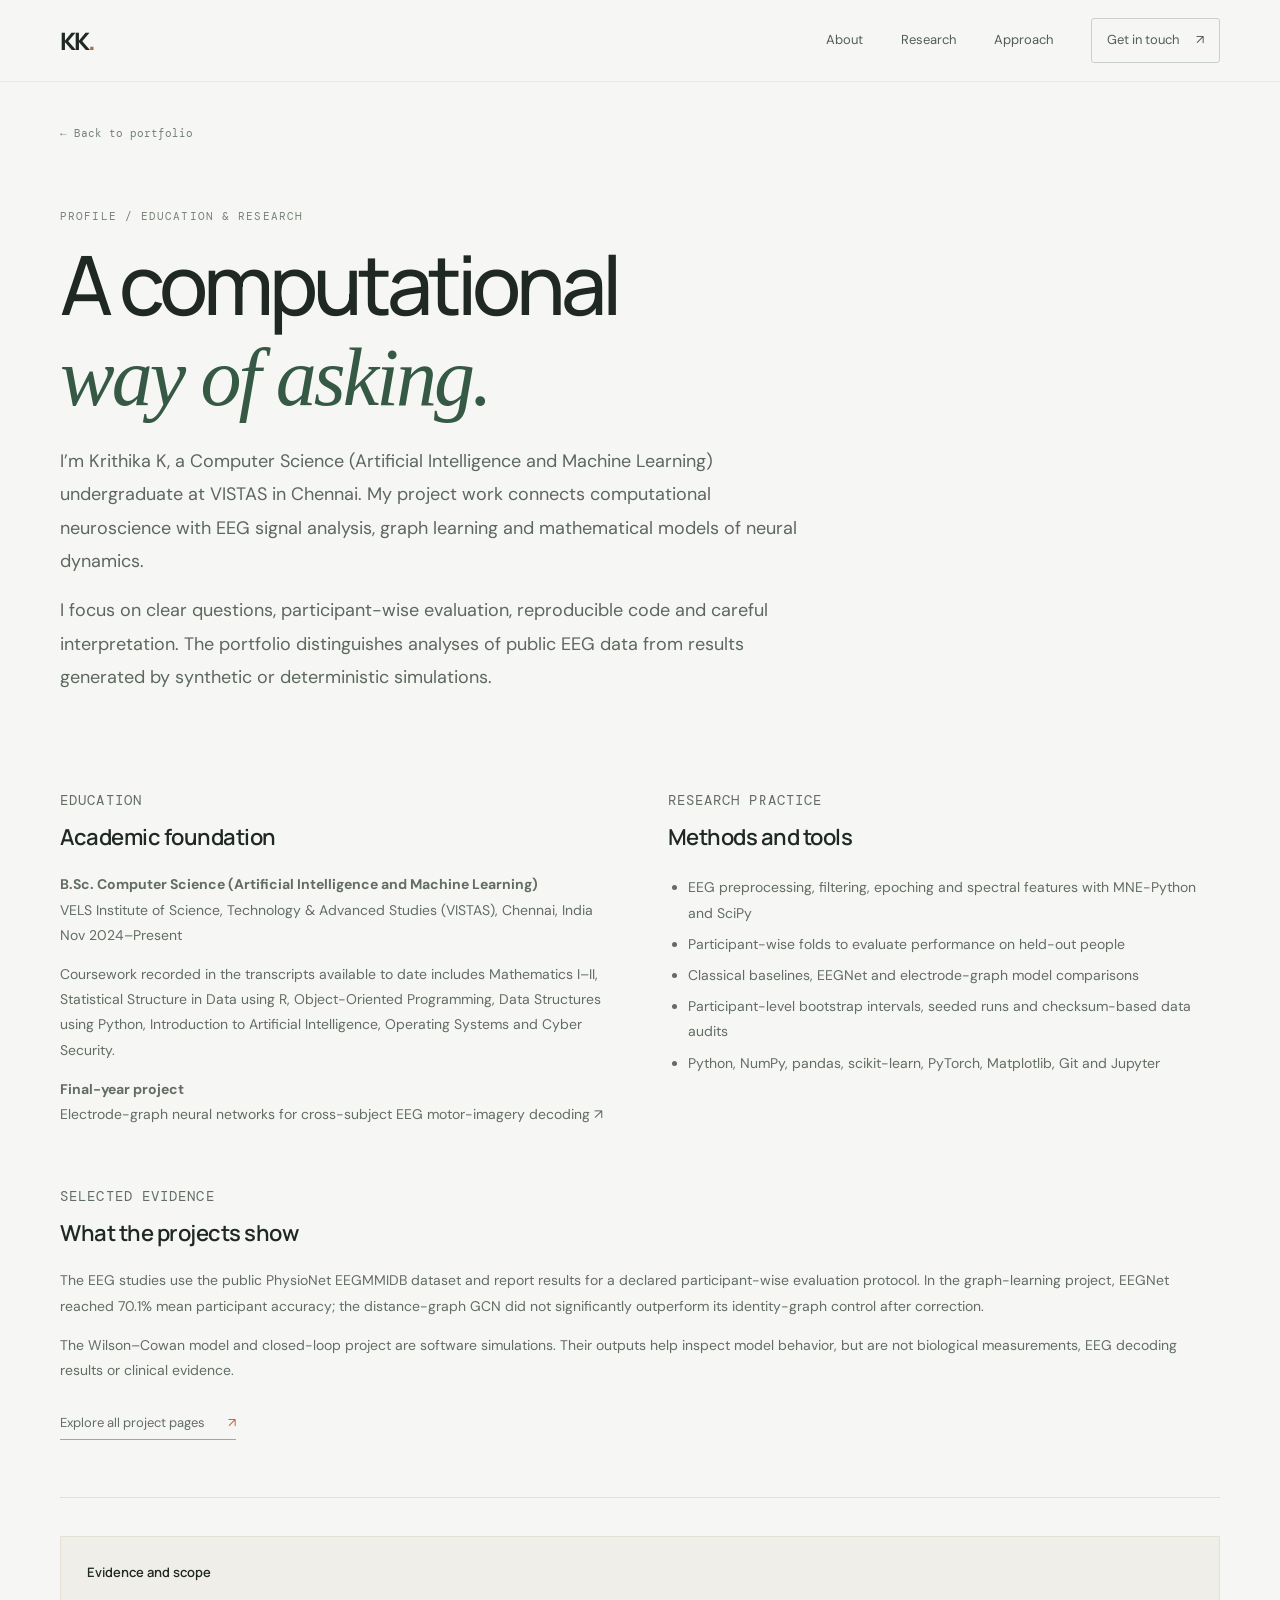
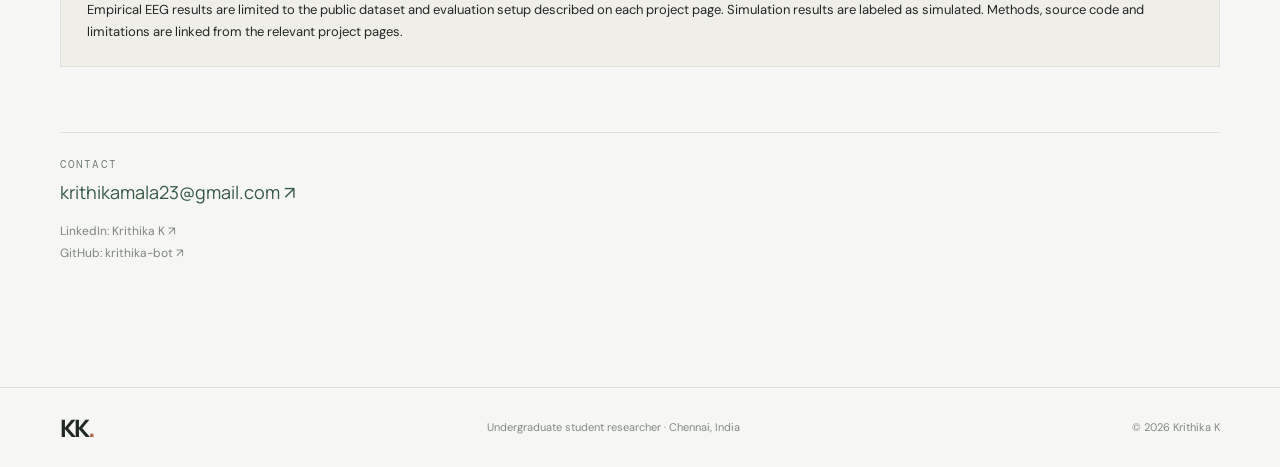
<file: docs/about.html>
<!doctype html>
<html lang="en">
<head>
  <meta charset="utf-8">
  <meta name="viewport" content="width=device-width, initial-scale=1">
  <meta name="description" content="Krithika K — Computer Science (AI & ML) undergraduate building reproducible projects in EEG analysis, graph learning and computational neuroscience.">
  <meta name="theme-color" content="#f6f7f4">
  <title>About | Krithika K</title>
  <link rel="stylesheet" href="styles.css?v=2">
</head>
<body>
  <header class="site-header">
    <a class="wordmark" href="index.html">KK<span class="wordmark-dot">.</span></a>
    <button class="menu-toggle" aria-expanded="false" aria-controls="main-nav">Menu</button>
    <nav id="main-nav">
      <a href="index.html#about">About</a>
      <a href="index.html#research">Research</a>
      <a href="index.html#approach">Approach</a>
      <a class="nav-contact" href="index.html#contact">Get in touch <span>↗</span></a>
    </nav>
  </header>
  <main class="wrap detail-page">
    <a class="back-link" href="index.html">← Back to portfolio</a>
    <p class="eyebrow">PROFILE / EDUCATION &amp; RESEARCH</p>
    <h1 class="detail-title">A computational<br><em>way of asking.</em></h1>
    <div class="detail-lead">
      <p>I’m Krithika K, a Computer Science (Artificial Intelligence and Machine Learning) undergraduate at VISTAS in Chennai. My project work connects computational neuroscience with EEG signal analysis, graph learning and mathematical models of neural dynamics.</p>
      <p>I focus on clear questions, participant-wise evaluation, reproducible code and careful interpretation. The portfolio distinguishes analyses of public EEG data from results generated by synthetic or deterministic simulations.</p>
    </div>
    <div class="detail-columns">
      <section>
        <p class="detail-label">EDUCATION</p>
        <h2>Academic foundation</h2>
        <p><strong>B.Sc. Computer Science (Artificial Intelligence and Machine Learning)</strong><br>VELS Institute of Science, Technology &amp; Advanced Studies (VISTAS), Chennai, India<br>Nov 2024–Present</p>
        <p>Coursework recorded in the transcripts available to date includes Mathematics I–II, Statistical Structure in Data using R, Object-Oriented Programming, Data Structures using Python, Introduction to Artificial Intelligence, Operating Systems and Cyber Security.</p>
        <p><strong>Final-year project</strong><br><a href="projects/eeg-gnn.html">Electrode-graph neural networks for cross-subject EEG motor-imagery decoding ↗</a></p>
      </section>
      <section>
        <p class="detail-label">RESEARCH PRACTICE</p>
        <h2>Methods and tools</h2>
        <ul>
          <li>EEG preprocessing, filtering, epoching and spectral features with MNE-Python and SciPy</li>
          <li>Participant-wise folds to evaluate performance on held-out people</li>
          <li>Classical baselines, EEGNet and electrode-graph model comparisons</li>
          <li>Participant-level bootstrap intervals, seeded runs and checksum-based data audits</li>
          <li>Python, NumPy, pandas, scikit-learn, PyTorch, Matplotlib, Git and Jupyter</li>
        </ul>
      </section>
    </div>
    <section class="detail-section">
      <p class="detail-label">SELECTED EVIDENCE</p>
      <h2>What the projects show</h2>
      <p>The EEG studies use the public PhysioNet EEGMMIDB dataset and report results for a declared participant-wise evaluation protocol. In the graph-learning project, EEGNet reached 70.1% mean participant accuracy; the distance-graph GCN did not significantly outperform its identity-graph control after correction.</p>
      <p>The Wilson–Cowan model and closed-loop project are software simulations. Their outputs help inspect model behavior, but are not biological measurements, EEG decoding results or clinical evidence.</p>
      <p><a class="under-link" href="index.html#research">Explore all project pages <span>↗</span></a></p>
    </section>
    <aside class="note-box">
      <strong>Evidence and scope</strong>
      <p>Empirical EEG results are limited to the public dataset and evaluation setup described on each project page. Simulation results are labeled as simulated. Methods, source code and limitations are linked from the relevant project pages.</p>
    </aside>
    <section class="contact-mini">
      <p class="detail-label">CONTACT</p>
      <a href="mailto:krithikamala23@gmail.com">krithikamala23@gmail.com ↗</a>
      <p><a href="https://www.linkedin.com/in/krithika-k-9247702bb" target="_blank" rel="noopener noreferrer">LinkedIn: Krithika K ↗</a><br><a href="https://github.com/krithika-bot" target="_blank" rel="noopener noreferrer">GitHub: krithika-bot ↗</a></p>
    </section>
  </main>
  <footer class="site-footer">
    <div class="wrap footer-inner">
      <a class="wordmark" href="index.html">KK<span class="wordmark-dot">.</span></a>
      <span>Undergraduate student researcher · Chennai, India</span>
      <span>© 2026 Krithika K</span>
    </div>
  </footer>
  <script src="site.js"></script>
</body>
</html>
</file>
<file: docs/styles.css>
@import url('https://fonts.googleapis.com/css2?family=DM+Mono:wght@400;500&family=DM+Sans:wght@400;500;600;700&family=Manrope:wght@400;500;600;700;800&display=swap');
:root{--paper:#f6f7f4;--ink:#202824;--muted:#69736c;--line:#dce1da;--green:#365945;--sage:#e3ebe3;--rust:#b36649;--serif:Georgia,'Times New Roman',serif;--sans:'DM Sans',Arial,sans-serif;--display:'Manrope','DM Sans',sans-serif;--mono:'DM Mono',monospace}*{box-sizing:border-box}html{scroll-behavior:smooth}body{margin:0;background:var(--paper);color:var(--ink);font-family:var(--sans);font-size:15px;line-height:1.7}a{color:inherit;text-decoration:none}.wrap{width:min(1160px,calc(100% - 64px));margin-inline:auto}.site-header{height:82px;max-width:1440px;margin:auto;padding:0 max(32px,calc((100% - 1160px)/2));display:flex;align-items:center;justify-content:space-between;border-bottom:1px solid #e8ebe5}.wordmark{font:800 24px var(--display);letter-spacing:-2px}.wordmark-dot{color:var(--rust)}.site-header nav{display:flex;align-items:center;gap:38px;font-size:13px;color:#515d55}.site-header nav a:hover,.text-link:hover{color:var(--rust)}.nav-contact{border:1px solid #c9d0c8;padding:10px 15px;border-radius:3px}.nav-contact span{padding-left:14px}.menu-toggle{display:none}.hero{min-height:665px;padding-top:82px;position:relative;display:grid;grid-template-columns:1fr 1fr;align-items:center;gap:40px}.hero-copy{padding-bottom:62px}.eyebrow,.section-kicker,.project-number,.detail-label{font:11px var(--mono);letter-spacing:1.1px;color:#768178}.eyebrow{display:flex;align-items:center;gap:10px}.pulse-dot{width:7px;height:7px;background:#7e9c81;border-radius:50%;box-shadow:0 0 0 4px #e4ece3}.eyebrow-place{color:#929a92}.hero h1,.detail-title{font:500 clamp(48px,4.5vw,58px)/1.1 var(--display);letter-spacing:-5px;margin:29px 0 20px}.hero h1 em,.about-grid h2 em,.research-heading h2 em,.approach-grid h2 em,.contact-row h2 em,.detail-title em{font:italic 500 1em var(--serif);letter-spacing:-3px;color:var(--green)}.hero-intro{font-size:17px;line-height:1.8;max-width:520px;color:#59645c}.hero-actions{display:flex;align-items:center;gap:28px;margin-top:29px}.button{display:inline-flex;gap:28px;align-items:center;padding:14px 19px;font-size:13px}.button-dark{background:var(--ink);color:#fff}.button-dark:hover{background:var(--green)}.text-link{font-size:13px}.text-link span{padding-left:8px}.hero-meta{display:flex;gap:19px;flex-wrap:wrap;margin-top:68px;font:9px var(--mono);letter-spacing:.8px;color:#7d887f}.hero-meta span+span:before{content:'·';padding-right:18px;color:var(--rust)}.hero-art{height:520px;position:relative;display:grid;place-items:center}.hero-art svg{width:min(100%,540px);height:auto}.art-label,.art-index{position:absolute;font:10px var(--mono);letter-spacing:1px;color:#718078}.art-label{top:32px;right:11px}.art-index{left:45px;bottom:45px}.art-index span{padding-left:15px;color:#9aa39b}.scroll-cue{position:absolute;bottom:22px;left:0;font:9px var(--mono);letter-spacing:1px;color:#879088}.scroll-cue span{padding-left:12px;color:var(--rust)}.ticker{overflow:hidden;white-space:nowrap;background:#e8ede6;border-block:1px solid #dce4db;padding:13px 0;color:#546a5a;font:10px var(--mono);letter-spacing:1.3px}.ticker div{min-width:max-content;word-spacing:2px}.ticker i{font-style:normal;color:var(--rust);padding:0 26px}.section{padding-top:112px;padding-bottom:112px}.section-kicker{display:flex;justify-content:space-between;border-bottom:1px solid var(--line);padding-bottom:14px}.about-grid{display:grid;grid-template-columns:1fr 1fr;gap:60px;padding-top:56px}.about-grid h2,.research-heading h2,.approach-grid h2,.contact-row h2{font:500 clamp(37px,4.4vw,56px)/1.16 var(--display);letter-spacing:-3px;margin:0}.about-grid p{color:#606a62;max-width:535px}.about-grid .large-copy{font-size:19px;line-height:1.8;color:#38443b;margin-top:0}.under-link{display:inline-block;margin-top:14px;padding-bottom:5px;border-bottom:1px solid #9ca99c;font-size:13px}.under-link span{padding-left:20px;color:var(--rust)}.research-section{background:#edf0eb;padding-block:104px}.research-heading{display:grid;grid-template-columns:1fr 370px;align-items:end;gap:30px;padding:46px 0 36px}.research-heading p{color:#68736a;margin:0 0 5px;line-height:1.8}.project-grid{display:grid;grid-template-columns:repeat(3,1fr);gap:15px}.project-card{min-height:325px;background:#f8f9f6;padding:25px;display:flex;flex-direction:column;border:1px solid #e3e8e1;transition:transform .2s,border-color .2s}.project-card:hover{transform:translateY(-4px);border-color:#a9b9aa}.project-card.featured{background:#dce8de;border-color:#dce8de;grid-row:span 2;min-height:665px}.card-top{display:flex;justify-content:space-between;align-items:center}.status{font:9px var(--mono);letter-spacing:.7px;padding:6px 8px;border:1px solid #cbd5cc;color:#536857;background:#f4f7f2}.status-priority{background:#eef4eb;color:#3f684b;border-color:#c8d8c8}.status-proposed{color:#657368}.status-future{color:#92624f;border-color:#ddc7bc;background:#faf3ef}.status-current{display:inline-block;margin-top:15px}.card-arrow{font-size:17px;color:#869187}.project-number{margin-top:28px;font-size:9px}.project-card h3{font:600 28px/1.08 var(--display);letter-spacing:-1.2px;margin:8px 0 13px}.featured h3{font-size:52px;letter-spacing:-3px}.card-summary{font-size:13px;line-height:1.75;color:#657068;margin:0 0 20px}.card-tags{display:flex;gap:6px;flex-wrap:wrap;margin-top:auto}.card-tags span{font:8px var(--mono);letter-spacing:.4px;border:1px solid #dbe1d9;padding:5px 7px;color:#778078}.featured .card-tags span{border-color:#c2d1c3}.project-footnote{font:11px var(--mono);color:#848d84;margin-top:20px}.approach-grid{display:grid;grid-template-columns:1fr 1fr;gap:60px;padding-top:55px}.steps article{display:grid;grid-template-columns:50px 1fr;gap:14px;padding:18px 0;border-bottom:1px solid var(--line)}.steps article>span{font:11px var(--mono);color:var(--rust);padding-top:3px}.steps h3{font:600 16px var(--display);margin:0 0 5px}.steps p{font-size:13px;line-height:1.7;color:#68736b;margin:0}.education-band{background:#294432;color:#edf2e9;padding:61px 0}.education-inner{display:grid;grid-template-columns:1fr 1fr;gap:60px;align-items:center}.education-inner .eyebrow{color:#b9c8b9}.education-inner h2{font:500 32px/1.25 var(--display);letter-spacing:-1.3px;margin:14px 0 0}.education-degree{font:600 17px/1.6 var(--display);margin:0 0 10px}.education-inner p:not(.eyebrow):not(.education-degree){color:#c0cec0;font-size:13px}.education-inner .status-current{background:transparent;color:#d5e0d4;border-color:#718674}.contact-row{display:grid;grid-template-columns:1fr 1fr;gap:60px;padding-top:50px;align-items:start}.contact-links a{display:grid;grid-template-columns:100px 1fr 20px;padding:16px 0;border-bottom:1px solid var(--line);font:13px var(--display)}.contact-links a span{font:12px var(--sans);color:#7b857d}.contact-links b{font-weight:400;color:var(--rust)}.contact-note{font-size:11px;color:#929a92;text-align:right}.site-footer{border-top:1px solid var(--line);padding:23px 0}.footer-inner{display:flex;align-items:center;justify-content:space-between;font-size:11px;color:#7f8981}.footer-inner .wordmark{color:var(--ink)}
/* Project and profile pages */
.detail-page{padding-top:38px;padding-bottom:110px}.back-link{display:inline-block;color:#758078;font:11px var(--mono);margin-bottom:58px}.back-link:hover{color:var(--rust)}.detail-page>.eyebrow{margin-bottom:16px}.detail-title{font-size:clamp(48px,7vw,82px);margin:0 0 20px}.detail-lead{max-width:760px;font-size:18px;line-height:1.85;color:#5c675f;margin-bottom:58px}.detail-lead p{margin:0 0 16px}.detail-status-row{display:flex;gap:10px;flex-wrap:wrap;margin:20px 0 32px}.detail-status-row .status{font-size:9px}.detail-meta{font:10px var(--mono);color:#7b857d;letter-spacing:.6px}.detail-hero-grid{display:grid;grid-template-columns:1.3fr .7fr;gap:55px;padding:25px 0 48px;border-bottom:1px solid var(--line)}.detail-hero-grid h2{font:500 24px/1.35 var(--display);letter-spacing:-.6px;margin:0 0 14px}.detail-hero-grid p,.detail-section p,.detail-section li,.detail-columns p,.detail-columns li{color:#626d64;font-size:14px;line-height:1.8}.question-box{background:#e7ede6;border-left:2px solid #718b75;padding:22px}.question-box .detail-label{margin:0 0 10px}.question-box p:last-child{font:italic 19px/1.6 var(--serif);color:#344b3a;margin:0}.detail-section{padding:43px 0;border-bottom:1px solid var(--line)}.detail-section h2,.detail-columns h2{font:600 22px var(--display);letter-spacing:-.5px;margin:0 0 20px}.detail-section h3{font:600 15px var(--display);margin:22px 0 4px}.detail-section ul,.detail-columns ul{padding-left:20px}.detail-section li,.detail-columns li{padding:3px 0}.detail-label{margin:0 0 9px}.architecture{display:grid;grid-template-columns:repeat(4,1fr);gap:8px;counter-reset:arch}.architecture div{background:#e8eee7;padding:18px 15px;min-height:120px;position:relative}.architecture div:before{counter-increment:arch;content:'0' counter(arch);display:block;font:10px var(--mono);color:var(--rust);margin-bottom:19px}.architecture strong{display:block;font:600 12px var(--display);line-height:1.5}.architecture small{display:block;font-size:10px;line-height:1.5;color:#737e74;margin-top:5px}.code-sample{background:#222c26;color:#dfe8df;padding:22px 24px;overflow:auto;font:12px/1.8 var(--mono);border-radius:2px;white-space:pre}.code-caption{font:10px var(--mono);color:#79847b;margin:9px 0 0}.stage-list{counter-reset:stage;list-style:none!important;padding:0!important}.stage-list li{counter-increment:stage;display:grid;grid-template-columns:43px 1fr;gap:10px;border-top:1px solid var(--line);padding:14px 0}.stage-list li:before{content:'0' counter(stage);font:10px var(--mono);color:var(--rust);padding-top:5px}.stage-list strong{display:block;color:#303b33}.two-col{display:grid;grid-template-columns:1fr 1fr;gap:44px}.note-box{padding:23px 26px;background:#f0eee8;border:1px solid #e6e1d7;margin-top:38px}.note-box strong{font:600 13px var(--display)}.note-box p{margin-bottom:0;font-size:13px}.detail-columns{display:grid;grid-template-columns:1fr 1fr;gap:55px;padding-top:36px}.contact-mini{margin-top:65px;border-top:1px solid var(--line);padding-top:24px}.contact-mini>a{font:18px var(--display);color:var(--green)}.contact-mini p:last-child{font-size:12px;color:#7c867e;line-height:1.9}.project-nav{display:flex;justify-content:space-between;padding-top:28px;font:11px var(--mono);color:#68736a}.project-nav a:hover{color:var(--rust)}
@media(max-width:800px){.wrap{width:min(100% - 40px,620px)}.site-header{height:70px;padding:0 20px}.menu-toggle{display:block;border:1px solid var(--line);background:transparent;padding:8px 11px;font:11px var(--mono);color:var(--ink)}.site-header nav{display:none;position:absolute;z-index:5;top:69px;left:0;right:0;padding:20px;background:var(--paper);border-bottom:1px solid var(--line);flex-direction:column;align-items:stretch;gap:0}.site-header nav.open{display:flex}.site-header nav a{padding:12px}.nav-contact{margin-top:7px}.hero{grid-template-columns:1fr;min-height:auto;padding-top:56px;gap:0}.hero-copy{padding-bottom:0}.hero h1{font-size:clamp(48px,12vw,72px);letter-spacing:-3.5px}.hero-art{height:auto;max-height:430px;margin-top:10px}.hero-art svg{max-height:420px}.scroll-cue{position:static;margin:5px 0 25px}.hero-meta{margin-top:38px}.section{padding-top:75px;padding-bottom:75px}.section-kicker{font-size:9px;gap:12px}.about-grid,.approach-grid,.contact-row,.education-inner,.detail-columns{grid-template-columns:1fr;gap:30px}.about-grid{padding-top:35px}.research-section{padding-block:75px}.research-heading{grid-template-columns:1fr;gap:15px;padding:35px 0 26px}.project-grid{grid-template-columns:1fr 1fr}.project-card{min-height:300px;padding:18px}.project-card.featured{grid-row:auto;min-height:300px}.featured h3{font-size:39px}.project-card h3{font-size:23px}.card-summary{font-size:12px}.project-number{font-size:8px}.education-inner{gap:28px}.education-band{padding:45px 0}.contact-row{padding-top:35px}.contact-note{text-align:left}.footer-inner{flex-wrap:wrap;gap:10px}.footer-inner>span:nth-child(2){order:3;width:100%}.detail-page{padding-top:25px}.back-link{margin-bottom:40px}.detail-hero-grid{grid-template-columns:1fr;gap:22px}.architecture{grid-template-columns:1fr 1fr}.two-col{grid-template-columns:1fr;gap:25px}}
@media(max-width:460px){.wrap{width:calc(100% - 32px)}.hero h1{font-size:47px}.hero-intro{font-size:15px}.hero-meta{font-size:8px;gap:9px}.hero-meta span+span:before{padding-right:8px}.section-kicker span:last-child{text-align:right;max-width:48%}.project-grid{grid-template-columns:1fr}.project-card,.project-card.featured{min-height:270px}.featured h3{font-size:44px}.contact-links a{grid-template-columns:75px 1fr 18px}.contact-links a span{font-size:10px}.detail-title{font-size:49px;letter-spacing:-3px}.detail-lead{font-size:16px}.architecture{grid-template-columns:1fr 1fr}.art-label{right:0;font-size:8px}.art-index{left:14px;bottom:24px}.site-footer .footer-inner{font-size:9px}}


/* Portfolio updates: completed evidence, future directions, reading notes, and CV access */
.hero-actions{flex-wrap:wrap;row-gap:14px}
.button-outline{border:1px solid #b9c4bb;background:transparent;color:var(--ink)}
.button-outline:hover{background:var(--sage)}
.future-section{background:#edf1ec}
.project-grid-future{margin-top:34px}
.reading-section{background:#f0f2ee;border-top:1px solid var(--line)}
.reading-grid{display:grid;grid-template-columns:repeat(3,minmax(0,1fr));gap:18px;margin-top:34px}
.reading-card{padding:25px 23px;background:#fff;border:1px solid var(--line);display:flex;flex-direction:column;align-items:flex-start}
.reading-meta{font:9px var(--mono);letter-spacing:.8px;color:#78847a;margin:0 0 13px}
.reading-card h3{font:500 22px/1.25 var(--display);letter-spacing:-.5px;margin:0 0 10px}
.reading-title{font-size:12px;line-height:1.6;color:#59645c;margin:0 0 14px}
.reading-card>p:not(.reading-meta):not(.reading-title){font-size:13px;line-height:1.75;color:#667067;margin:0 0 20px}
.reading-link{margin-top:auto;padding-top:4px;color:var(--green);font:11px var(--mono)}
.reading-link span{padding-left:8px;color:var(--rust)}
.contact-resources{display:flex;flex-direction:column;align-items:flex-start}
.contact-resources .cv-download{margin-bottom:14px}
.cv-download span{padding-left:8px}
@media(max-width:800px){.reading-grid{grid-template-columns:1fr 1fr}}
@media(max-width:460px){.reading-grid{grid-template-columns:1fr}.hero-actions{gap:12px}.hero-actions .button{padding:12px 14px;font-size:12px}.reading-card{padding:21px}}
</file>
<file: projects/high-altitude-soldier-safety/site/styles.css>
:root{--ink:#edf4f7;--muted:#9db0bc;--muted2:#6f8592;--bg:#09141d;--bg2:#0e1d28;--panel:#11232e;--panel2:#162c39;--line:#29414e;--teal:#56e5d3;--blue:#83d8fa;--amber:#ffb865;--red:#ff7d76;--green:#76e5b3;--radius:18px;--max:1190px;font-family:Inter,ui-sans-serif,system-ui,-apple-system,BlinkMacSystemFont,"Segoe UI",sans-serif;color:var(--ink);background:var(--bg);font-synthesis:none;text-rendering:optimizeLegibility}*{box-sizing:border-box}html{scroll-behavior:smooth;scroll-padding-top:88px}body{margin:0;background:radial-gradient(ellipse at 78% 0%,#17333f 0,transparent 30rem),var(--bg);color:var(--ink);line-height:1.55}a{color:inherit;text-decoration:none}button{font:inherit}.section-wrap{width:min(var(--max),calc(100% - 48px));margin-inline:auto}.topbar{height:76px;display:flex;align-items:center;justify-content:space-between;padding:0 max(24px,calc((100vw - var(--max))/2));border-bottom:1px solid #ffffff12;background:#09141de8;backdrop-filter:blur(14px);position:sticky;top:0;z-index:20}.brand{display:flex;align-items:center;gap:11px;font-size:11px;font-weight:800;letter-spacing:.12em}.brand small{display:block;color:var(--muted2);font-size:9px;letter-spacing:.2em;margin-top:2px}.brand-mark{width:32px;height:32px;display:grid;place-items:center;border:1px solid var(--teal);color:var(--teal);font-size:15px;font-weight:800;transform:rotate(45deg);border-radius:8px}.brand-mark::first-letter{transform:rotate(-45deg)}.topbar nav{display:flex;gap:28px;color:var(--muted);font-size:12px}.topbar nav a:hover,.text-link:hover{color:var(--teal)}.top-cta{font-size:11px;color:var(--teal);border:1px solid #56e5d355;padding:9px 13px;border-radius:999px}.top-cta span{margin-left:7px}.hero{min-height:590px;display:grid;grid-template-columns:1fr 1.08fr;gap:52px;align-items:center;padding-block:54px 68px}.eyebrow{font-size:10px;font-weight:800;letter-spacing:.17em;color:var(--teal);margin:0 0 17px}.live-dot,.caption-dot{display:inline-block;width:7px;height:7px;border-radius:50%;background:var(--teal);margin-right:8px;box-shadow:0 0 13px #56e5d3}.hero h1{font-size:clamp(38px,5vw,62px);line-height:1.02;letter-spacing:-.055em;margin:0;font-weight:750}.hero h1 em{font-style:normal;color:var(--teal)}.hero-lede{max-width:515px;color:#b7c7ce;font-size:16px;margin:25px 0 27px}.hero-actions{display:flex;align-items:center;gap:12px;flex-wrap:wrap}.button{display:inline-flex;align-items:center;gap:13px;padding:12px 16px;border-radius:9px;font-size:12px;font-weight:750}.button-primary{background:var(--teal);color:#05201f}.button-quiet{border:1px solid var(--line);color:#d1dde2}.button:hover,.top-cta:hover{transform:translateY(-2px)}.hero-status{display:flex;align-items:center;gap:10px;color:var(--muted2);font-size:10px;margin-top:27px}.status-tag{display:inline-block;border-radius:999px;padding:5px 8px;font-size:9px;font-weight:800;letter-spacing:.1em}.status-concept{color:var(--amber);background:#ffb86515;border:1px solid #ffb86540}.hero-visual{min-height:450px;position:relative;border:1px solid #ffffff11;border-radius:24px;background:linear-gradient(145deg,#102631,#0b1b25 68%);overflow:hidden;box-shadow:0 24px 80px #0004}.scene-label{height:52px;position:relative;z-index:5;display:flex;align-items:center;justify-content:space-between;padding:0 18px;border-bottom:1px solid #ffffff0d;color:#94aab5;font-size:9px;letter-spacing:.14em}.icon-button{width:28px;height:28px;border-radius:50%;border:1px solid #ffffff25;background:#122630;color:var(--teal);cursor:pointer}.hero-scene{position:relative;height:380px;perspective:1100px;display:grid;place-items:center;overflow:hidden}.hero-scene::before{content:"";position:absolute;inset:0;background-image:linear-gradient(#7bcbd40b 1px,transparent 1px),linear-gradient(90deg,#7bcbd40b 1px,transparent 1px);background-size:35px 35px;mask-image:linear-gradient(transparent,#000 18%,#000 75%,transparent)}.body-model{height:345px;width:auto;position:relative;z-index:2;filter:drop-shadow(0 18px 24px #0006);transform:rotateY(-14deg) rotateX(2deg);animation:bodyFloat 7s ease-in-out infinite}.orbit{position:absolute;border:1px solid #56e5d322;border-radius:50%;transform:rotateX(66deg) rotateZ(-15deg)}.orbit-a{width:410px;height:180px}.orbit-b{width:320px;height:125px;border-color:#ffb86526;transform:rotateX(70deg) rotateZ(26deg)}.scene-callout{position:absolute;z-index:4;display:flex;align-items:center;gap:8px;font-size:9px;color:#c5d4da;line-height:1.35}.scene-callout i{width:7px;height:7px;border-radius:50%;background:var(--teal);box-shadow:0 0 10px var(--teal)}.scene-callout b{color:#fff}.callout-chest{left:9%;top:36%}.callout-wrist{right:7%;top:55%}.callout-wrist i{background:var(--amber);box-shadow:0 0 10px var(--amber)}.scene-chip{position:absolute;bottom:13px;z-index:4;color:#ffca8b;font-size:8px;letter-spacing:.1em;border:1px solid #ffb86540;background:#151d21;padding:6px 9px;border-radius:999px}.visual-caption{margin:0;padding:0 18px 13px;color:#78909c;font-size:9px}.proof-strip{display:grid;grid-template-columns:repeat(3,1fr) 1.5fr;gap:0;width:100%;padding:22px max(24px,calc((100vw - var(--max))/2));border-block:1px solid #ffffff12;background:#0b1922}.proof-strip>div{display:flex;flex-direction:column;justify-content:center;padding:0 22px;border-right:1px solid #ffffff13}.proof-strip>div:first-child{padding-left:0}.proof-strip strong{font-size:25px;line-height:1.1;color:var(--teal)}.proof-strip div:nth-child(2) strong{color:var(--amber)}.proof-strip div:nth-child(3) strong{color:var(--red)}.proof-strip span{font-size:10px;color:var(--muted);margin-top:5px}.proof-strip .proof-note{border:0;color:#c0cdd3;font-size:12px;font-weight:700}.section-block{padding-block:94px}.section-heading{max-width:760px;margin-bottom:35px}.section-heading .eyebrow{margin-bottom:12px}.section-heading h2{font-size:clamp(29px,3vw,42px);letter-spacing:-.04em;line-height:1.1;margin:0 0 12px}.section-heading>p:last-child{font-size:13px;color:var(--muted);max-width:680px;margin:0}.architecture{border:1px solid var(--line);background:linear-gradient(140deg,#10222d,#0b1922);border-radius:var(--radius);padding:29px 25px}.architecture-row{display:flex;align-items:center;justify-content:space-between;gap:9px}.arch-node{position:relative;flex:1;min-height:110px;padding:19px 14px 15px;border:1px solid #29424f;border-radius:12px;background:#0e202a}.arch-node b{display:block;font-size:14px;margin:12px 0 5px}.arch-node small{font-size:10px;color:var(--muted)}.node-number{font-size:9px;color:var(--teal);letter-spacing:.1em}.arch-active{border-color:#56e5d377;box-shadow:inset 0 0 24px #56e5d30a}.arch-output{border-color:#ffb86566}.arch-arrow{font-size:20px;color:var(--teal)}.arch-boundary{display:flex;gap:9px;flex-wrap:wrap;margin:21px 0 29px}.arch-boundary span{border:1px solid #29414e;border-radius:999px;padding:5px 9px;font-size:8px;letter-spacing:.09em;color:#adc0ca}.load-flow{border-top:1px solid #ffffff14;padding-top:19px}.load-flow-title{font-size:9px;letter-spacing:.14em;color:var(--amber);font-weight:800}.load-flow-nodes{display:flex;align-items:center;gap:18px;margin-top:13px;flex-wrap:wrap}.load-flow-nodes b{font-size:11px;color:#d6e0e4;border:1px solid #ffffff17;border-radius:8px;padding:9px 12px;background:#0a1720}.load-flow-nodes span{color:var(--amber)}.load-flow p{font-size:10px;color:var(--muted2);margin:11px 0 0}.hardware-section{border-top:1px solid #ffffff08}.hardware-grid{display:grid;grid-template-columns:1.12fr .88fr;gap:28px;align-items:stretch}.exploded-card{background:linear-gradient(150deg,#122833,#0b1821);border:1px solid var(--line);border-radius:var(--radius);padding:15px;min-width:0}.model-controls{display:flex;gap:5px;justify-content:flex-end}.view-btn{font-size:9px;border:1px solid #304957;background:#0e1d26;color:var(--muted);border-radius:999px;padding:6px 11px;cursor:pointer}.view-btn.active{color:#061d1b;border-color:var(--teal);background:var(--teal)}.explode-stage{height:380px;position:relative;perspective:1200px;overflow:hidden}.explode-stage::before{content:"";position:absolute;inset:25px 0 0;background:radial-gradient(ellipse,#1b4350 0,transparent 63%)}.hardware-part{position:absolute;left:50%;top:50%;transform-style:preserve-3d;transition:transform .7s cubic-bezier(.2,.8,.2,1),filter .5s;box-shadow:0 20px 25px #0007}.esp-board{width:142px;height:92px;margin-left:-71px;margin-top:-12px;border-radius:8px;background:linear-gradient(145deg,#176c62,#0e4943);border:1px solid #49cbb1;transform:translate3d(-18px,4px,30px) rotateX(62deg) rotateZ(-34deg)}.metal-shield{position:absolute;left:45px;top:23px;width:51px;height:34px;border-radius:4px;display:grid;place-items:center;color:#1f3339;background:linear-gradient(150deg,#b9c5c6,#6b8287);font-size:8px;font-weight:900;box-shadow:inset 0 1px 3px #fff8}.usb-port{position:absolute;left:-8px;top:34px;width:11px;height:22px;background:#bac9c8;border-radius:2px}.antenna{position:absolute;right:7px;top:8px;font-size:6px;color:#b5d0c9;transform:rotate(-90deg)}.board-pins{position:absolute;top:8px;bottom:8px;width:5px;background:repeating-linear-gradient(to bottom,#d8b354 0 3px,transparent 3px 8px)}.pins-left{left:10px}.pins-right{right:10px}.imu-board{width:95px;height:65px;margin-left:-48px;margin-top:-5px;border-radius:6px;background:linear-gradient(145deg,#194d77,#103552);border:1px solid #4f9bd0;transform:translate3d(-36px,-62px,55px) rotateX(62deg) rotateZ(-34deg)}.chip{position:absolute;inset:16px 24px;display:grid;place-items:center;background:#9caeb4;color:#25383e;font-size:6px;font-weight:900;border-radius:3px}.pins{position:absolute;inset:6px;background:repeating-linear-gradient(90deg,transparent 0 8px,#d8b354 8px 10px,transparent 10px 15px)}.battery-pack{width:116px;height:66px;margin-left:-58px;margin-top:-6px;border-radius:9px;background:linear-gradient(135deg,#a84c54,#712d3a);border:1px solid #ef8590;transform:translate3d(-12px,71px,16px) rotateX(62deg) rotateZ(-34deg);display:grid;place-items:center;text-align:center;color:#ffe1dc;font-size:8px}.haptic{width:48px;height:48px;margin-left:-24px;margin-top:-24px;border-radius:50%;background:#71613b;border:1px solid #e2bf72;transform:translate3d(103px,5px,64px) rotateX(62deg) rotateZ(-34deg);display:grid;place-items:center;color:#ffe4a2}.vibe-ring{position:absolute;inset:7px;border:1px dashed #ffe4a2;border-radius:50%;animation:pulse 1.8s ease-out infinite}.cover-part{width:178px;height:123px;margin-left:-89px;margin-top:-35px;border-radius:20px;background:linear-gradient(140deg,#b6c9cb33,#42647166);border:1px solid #c6e2e35c;backdrop-filter:blur(4px);transform:translate3d(18px,-119px,5px) rotateX(62deg) rotateZ(-34deg)}.cover-window{position:absolute;inset:27px 53px;border:1px solid #a4f7ec70;border-radius:10px}.part-label{position:absolute;z-index:4;font-size:8px;color:#e3edef;letter-spacing:.06em}.part-label span{display:block;color:#8299a4;font-size:7px;letter-spacing:0;margin-top:3px}.label-top{left:5%;top:14%}.label-board{right:6%;top:46%}.label-motion{left:5%;top:37%}.label-power{left:7%;bottom:15%}.label-alert{right:8%;bottom:30%}.ppg-mini{position:absolute;left:55%;top:73%;display:flex;align-items:center;gap:8px;color:#b9ccd2;font-size:7px;line-height:1.4}.ppg-lens{width:24px;height:24px;border-radius:7px;background:radial-gradient(circle at 50% 50%,#ffcf8f 0 3px,#a54627 4px 7px,#533331 8px);border:1px solid #ffb865}.explode-shadow{position:absolute;width:240px;height:75px;left:50%;top:72%;margin-left:-120px;border-radius:50%;background:#0005;filter:blur(22px);transform:rotateX(72deg)}.explode-stage[data-view="assembled"] .cover-part{transform:translate3d(0,-3px,90px) rotateX(62deg) rotateZ(-34deg);background:#9adfd51c}.explode-stage[data-view="assembled"] .esp-board{transform:translate3d(0,8px,30px) rotateX(62deg) rotateZ(-34deg)}.explode-stage[data-view="assembled"] .imu-board{transform:translate3d(-16px,0,51px) rotateX(62deg) rotateZ(-34deg)}.explode-stage[data-view="assembled"] .battery-pack{transform:translate3d(0,16px,8px) rotateX(62deg) rotateZ(-34deg)}.view-caption{display:flex;align-items:center;gap:10px;padding:0 5px 4px;color:var(--muted2);font-size:9px}.status-proposed{color:var(--blue);background:#83d8fa12;border:1px solid #83d8fa3a}.component-list{display:flex;flex-direction:column;justify-content:center}.component-item{display:grid;grid-template-columns:28px 1fr auto;gap:10px;padding:15px 0;border-bottom:1px solid #ffffff12;align-items:start}.component-index{color:var(--teal);font-size:9px;font-weight:800;padding-top:4px}.component-item h3{font-size:12px;margin:0 0 4px}.component-item p{font-size:10px;color:var(--muted);margin:0;max-width:320px}.component-state{font-size:7px;letter-spacing:.1em;color:#9dd9cc;border:1px solid #58a99b55;border-radius:999px;padding:4px 6px}.component-optional{color:var(--amber);border-color:#ffb86555}.component-separate{color:var(--blue);border-color:#83d8fa55}.placement-note,.award-note{display:flex;gap:12px;padding:13px;background:#ffb8650b;border:1px solid #ffb86533;border-radius:11px;margin-top:15px}.note-icon{flex:0 0 19px;height:19px;border-radius:50%;display:grid;place-items:center;color:#1d1c15;background:var(--amber);font-size:11px;font-weight:900}.placement-note p,.award-note p{font-size:10px;color:#b7c7ce;margin:0}.placement-note b,.award-note b{color:#f3f6f7}.placement-section{border-top:1px solid #ffffff08;background:linear-gradient(180deg,transparent,#10202a55,transparent)}.placement-canvas{display:grid;grid-template-columns:1.05fr .95fr;gap:48px;align-items:center}.body-plate{height:465px;position:relative;display:grid;place-items:center;background:radial-gradient(ellipse at 50% 52%,#173743 0,transparent 65%);border:1px solid #ffffff10;border-radius:20px;overflow:hidden}.body-plate::before{content:"";position:absolute;inset:0;background-image:linear-gradient(#80d9e00c 1px,transparent 1px),linear-gradient(90deg,#80d9e00c 1px,transparent 1px);background-size:30px 30px}.body-plate svg{height:380px;z-index:1;filter:drop-shadow(0 14px 25px #0005)}.silhouette-head{fill:#7b98a4;stroke:#c9dce1;stroke-width:2}.silhouette{fill:#426170;stroke:#b5cbd1;stroke-width:2}.body-seam{fill:none;stroke:#afc4cb;stroke-opacity:.3;stroke-width:2}.marker-hub{fill:#174b4d;stroke:var(--teal);stroke-width:3}.marker-light{fill:#a1fff1}.marker-ppg{fill:#6c4424;stroke:var(--amber);stroke-width:3}.marker-temp{fill:#582e40;stroke:#f78db4;stroke-width:3}.placement-label{position:absolute;z-index:2;display:flex;align-items:center;gap:8px;font-size:9px;color:#e3edf0}.placement-label small{display:block;font-size:8px;color:var(--muted)}.line-lead{width:50px;border-top:1px solid #92aeb7;position:relative}.line-lead::after{content:"";position:absolute;right:0;top:-3px;width:5px;height:5px;background:var(--teal);border-radius:50%}.label-hub-2{left:6%;top:39%}.label-ppg-2{right:4%;top:55%}.label-ppg-2 .line-lead::after{background:var(--amber)}.label-temp-2{left:8%;top:57%}.label-temp-2 .line-lead::after{background:#f78db4}.body-caption{position:absolute;bottom:15px;left:18px;color:var(--muted2);font-size:8px}.placement-copy h3{font-size:23px;margin:0 0 12px}.placement-copy p,.placement-copy li{font-size:12px;color:var(--muted);line-height:1.8}.placement-copy ul{padding-left:17px;margin:15px 0 23px}.placement-copy li::marker{color:var(--teal)}.text-link,.evidence-card>a,.source-links a{font-size:10px;color:var(--teal);border-bottom:1px solid #56e5d34a;padding-bottom:3px}.evidence-section{border-top:1px solid #ffffff08}.evidence-grid{display:grid;grid-template-columns:repeat(3,1fr);gap:14px}.evidence-card{min-height:245px;border:1px solid var(--line);border-radius:15px;background:#0e1d27;padding:18px 19px;position:relative}.evidence-green{border-top:2px solid var(--green)}.evidence-amber{border-top:2px solid var(--amber)}.evidence-red{border-top:2px solid var(--red)}.card-top{display:flex;justify-content:space-between;align-items:center;color:var(--muted2);font-size:8px;letter-spacing:.14em}.evidence-mark{font-size:15px;color:var(--green)}.evidence-amber .evidence-mark{color:var(--amber)}.evidence-red .evidence-mark{color:var(--red)}.evidence-card h3{font-size:17px;margin:17px 0 10px}.evidence-card ul{padding-left:15px;margin:0 0 18px}.evidence-card li{font-size:10px;color:var(--muted);margin:6px 0}.evidence-card li::marker{color:var(--muted2)}.evidence-card>a{position:absolute;bottom:18px;left:19px}.novelty-proposal{margin-top:16px;padding:21px 23px;border:1px solid #56e5d344;border-radius:14px;background:linear-gradient(110deg,#56e5d30c,#10232c)}.novelty-proposal .eyebrow{font-size:8px;margin:0 0 9px}.novelty-proposal h3{font-size:17px;margin:0}.novelty-proposal p{font-size:10px;color:var(--muted);margin:7px 0 0}.hypothesis-pill{display:inline-block;margin-top:15px;font-size:8px;letter-spacing:.1em;padding:6px 9px;border-radius:999px;color:var(--amber);border:1px solid #ffb8654d;background:#ffb8650c}.readiness-section{border-top:1px solid #ffffff08}.score-table{border:1px solid var(--line);border-radius:14px;overflow:hidden}.score-row{display:grid;grid-template-columns:1.22fr .6fr 1.45fr 1.35fr;gap:10px;align-items:center;padding:14px 17px;border-top:1px solid #ffffff12;font-size:10px;color:var(--muted)}.score-row:first-child{border:0}.score-head{background:#142832;color:#aabdc5;font-size:8px;font-weight:800;letter-spacing:.1em;text-transform:uppercase}.score-row b{font-size:10px;color:#e2ebee}.score-value{font-size:14px;font-weight:850;color:var(--teal)}.score-low{color:var(--amber)}.score-total{background:#11232c}.score-total b{color:var(--ink)}.award-note{max-width:900px;margin-top:18px}.source-links{display:flex;flex-wrap:wrap;gap:22px;margin-top:17px}.roadmap-section{border-top:1px solid #ffffff08}.roadmap{display:grid;grid-template-columns:repeat(4,1fr);gap:12px}.roadmap article{position:relative;border-top:1px solid var(--line);padding:18px 13px 10px 0}.roadmap article>span{font-size:10px;color:var(--teal);font-weight:900}.roadmap h3{font-size:13px;margin:11px 0 6px}.roadmap p{font-size:10px;color:var(--muted);min-height:46px;margin:0 0 12px}.roadmap small{font-size:7px;letter-spacing:.14em;color:var(--amber)}.safety-line{font-size:9px;color:#a5bac3;border-left:2px solid var(--amber);padding-left:10px;margin-top:18px}.footer{border-top:1px solid #ffffff12;background:#08121a;padding:26px 0}.footer-inner{display:flex;justify-content:space-between;align-items:center;gap:30px}.footer-inner>div{display:grid;grid-template-columns:34px 1fr;column-gap:10px;align-items:center}.footer-inner .brand-mark{grid-row:span 2}.footer-inner strong{font-size:9px;letter-spacing:.08em}.footer-inner p{font-size:8px;color:var(--muted2);margin:4px 0 0}.footer-disclaimer{max-width:420px;text-align:right}.status-proposed,.status-tag{white-space:nowrap}@keyframes bodyFloat{0%,100%{transform:translateY(0) rotateY(-14deg) rotateX(2deg)}50%{transform:translateY(-8px) rotateY(-14deg) rotateX(2deg)}}@keyframes pulse{0%{transform:scale(.8);opacity:.8}100%{transform:scale(1.5);opacity:0}}.paused *{animation-play-state:paused!important}
@media(max-width:920px){.hero{grid-template-columns:1fr;gap:28px;padding-top:45px}.hero-copy{max-width:720px}.hero-visual{min-height:420px}.hardware-grid,.placement-canvas{grid-template-columns:1fr}.component-list{display:grid;grid-template-columns:1fr 1fr;column-gap:22px}.placement-note{grid-column:span 2}.evidence-grid{grid-template-columns:1fr 1fr}.evidence-card:last-child{grid-column:span 2}.score-row{grid-template-columns:1.1fr .45fr 1.3fr 1.2fr}.topbar nav{gap:16px}}
@media(max-width:640px){.section-wrap{width:min(100% - 30px,var(--max))}.topbar{height:64px;padding-inline:15px}.topbar nav{display:none}.top-cta{font-size:9px;padding:8px 10px}.hero{padding-block:40px 45px;min-height:0}.hero h1{font-size:40px}.hero-lede{font-size:14px}.hero-visual{min-height:390px}.hero-scene{height:330px}.body-model{height:310px}.callout-chest{left:3%}.callout-wrist{right:2%}.scene-callout{font-size:8px}.proof-strip{grid-template-columns:repeat(3,1fr);padding:18px 15px}.proof-strip>div{padding:0 9px}.proof-strip strong{font-size:20px}.proof-strip span{font-size:8px}.proof-strip .proof-note{grid-column:1/-1;padding:12px 0 0;margin-top:12px;border-top:1px solid #ffffff13;text-align:center}.section-block{padding-block:65px}.architecture{padding:17px 12px}.architecture-row{display:grid;grid-template-columns:1fr;gap:9px}.arch-node{min-height:75px}.arch-node b{margin:4px 0}.arch-arrow{transform:rotate(90deg);justify-self:center;line-height:1}.arch-boundary{margin:16px 0 23px}.load-flow-nodes{gap:7px}.load-flow-nodes b{font-size:9px;padding:8px}.hardware-grid{gap:18px}.explode-stage{height:335px}.part-label{font-size:7px}.component-list{grid-template-columns:1fr}.placement-note{grid-column:auto}.placement-canvas{gap:24px}.body-plate{height:410px}.body-plate svg{height:340px}.line-lead{width:28px}.label-hub-2{left:3%}.label-ppg-2{right:2%}.label-temp-2{left:4%}.evidence-grid{grid-template-columns:1fr}.evidence-card,.evidence-card:last-child{grid-column:auto;min-height:220px}.score-table{overflow-x:auto}.score-row{min-width:720px;grid-template-columns:1.2fr .5fr 1.4fr 1.35fr;padding:12px}.score-head{min-width:720px}.roadmap{grid-template-columns:1fr 1fr;gap:6px 16px}.roadmap p{min-height:65px}.footer-inner{display:block}.footer-disclaimer{text-align:left;margin-top:18px!important}.footer-inner>div{grid-template-columns:34px 1fr}.source-links{gap:15px}.hero-actions .button{font-size:10px}}
@media(prefers-reduced-motion:reduce){html{scroll-behavior:auto}*,*::before,*::after{animation-duration:.01ms!important;animation-iteration-count:1!important;transition-duration:.01ms!important}}
.design-envelope{display:grid;grid-template-columns:.9fr 1.1fr;gap:22px;margin-top:24px;padding:22px;border:1px solid var(--line);border-radius:18px;background:linear-gradient(125deg,#122935,#0d1b25)}.design-envelope-copy{align-self:center}.design-envelope-copy h3{font-size:20px;line-height:1.25;margin:10px 0}.design-envelope-copy>p,.pack-visual-card>p{font-size:11px;color:var(--muted);margin:0}.design-envelope-copy>p b{color:#eaf5f5}.envelope-warning{margin-top:15px;padding:10px 12px;border-left:2px solid var(--amber);background:#ffb8650c;color:#e5c79e;font-size:10px}.pack-visual-card{border:1px solid #ffffff14;border-radius:14px;padding:14px;background:#091720}.pack-visual-heading{display:flex;justify-content:space-between;align-items:center;gap:10px;font-size:8px;font-weight:850;letter-spacing:.12em;color:#b7c9ce}.pack-visual-heading .status-tag{font-size:7px}.pack-render{display:block;width:100%;height:auto;max-height:250px;margin:0 auto}.pack-visual-card>p{font-size:9px;border-top:1px solid #ffffff12;padding-top:10px}.design-envelope .eyebrow{font-size:8px}
@media(max-width:920px){.design-envelope{grid-template-columns:1fr}}
@media(max-width:640px){.design-envelope{padding:15px}.design-envelope-copy h3{font-size:17px}.pack-visual-heading{align-items:flex-start}.pack-render{min-height:180px}}
</file>
